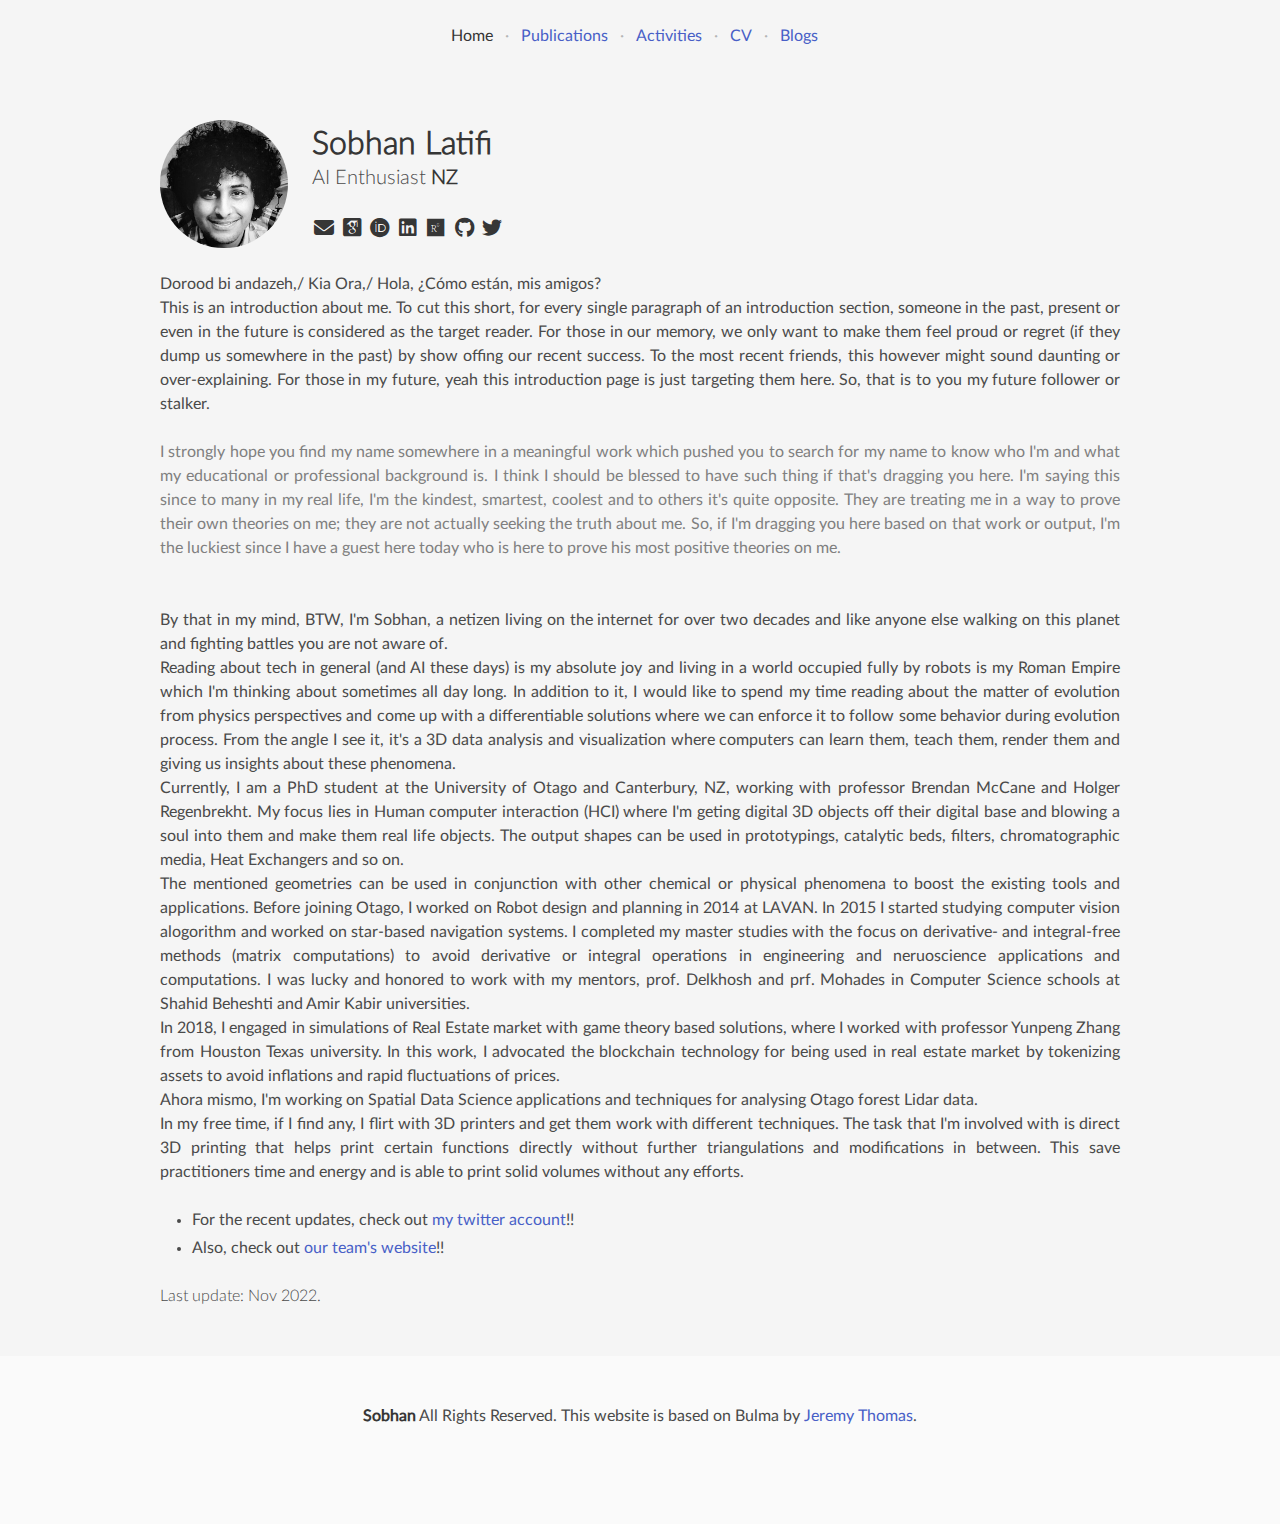
<file: index.html>
<!DOCTYPE html>
<html lang="en">
<head>
	<meta charset="utf-8">
	<meta name="viewport" content="width=device-width, initial-scale=1">

	<title>Sobhan</title>

	<link rel="stylesheet" href="common/bulma-0.9.3/css/bulma.min.css">
	<link rel="stylesheet" href="common/fontawesome-free-6.1.1-web/css/all.css">
	<link rel="stylesheet" href="common/academicons-1.9.2/css/academicons.min.css">
	<link rel="stylesheet" href="fonts/latofonts.css">
	<link rel="stylesheet" href="css/smori.css">
</head>

<body>
<section class="hero is-small has-background-light" id="nav">
	<div class="hero-body">
	<nav class="breadcrumb has-dot-separator is-centered" aria-label="breadcrumbs">
		<ul>
			<li class="is-active"><a href="#" aria-current="page">Home</a></li>
			<li><a href="publications.html">Publications</a></li>
			<li><a href="activities.html">Activities</a></li>
			<li><a href="assets/pdf/CV_ShoheiMORI.pdf" target="_blank">CV</a></li>
			<li><a href="blogs/main_blog_page.html">Blogs</a></li>
				</ul>
	</nav>
</div>
</section>


<section class="section has-background-light" id="about">
	<div class="container is-max-desktop">
		<div class="columns is-mobile is-vcentered">
			<div class="column is-narrow">
				<figure class="image is-128x128 is-center">
					<img class="is-rounded" src="assets/images/me3.JPG">
				</figure>
			</div>
			<div class="column">
				<div class="block">
					<h1 class="title">Sobhan Latifi</h1>
					<h2 class="subtitle"> AI Enthusiast
</strong> <strong>NZ</strong></h2>
					<a href="mailto: s.mori.jp@ieee.org"><span class="icon has-text-dark"><i class="fa-solid fa-envelope fa-lg"></i></span></a>
					<a href="https://scholar.google.com/citations?user=U5lf_WEAAAAJ&hl=en&oi=sra" target="_blank"><span class="icon has-text-dark"><i class="ai ai-google-scholar-square ai-lg"></i></span></a>
					<a href="https://orcid.org/0000-0003-0540-7312" target="_blank"><span class="icon has-text-dark"><i class="fa-brands fa-orcid fa-lg"></i></span></a>
					<a href="https://www.linkedin.com/in/shohei-mori-66678818a" target="_blank"><span class="icon has-text-dark"><i class="fa-brands fa-linkedin fa-lg"></i></span></a>
					<a href="https://www.researchgate.net/profile/Shohei-Mori" target="_blank"><span class="icon has-text-dark"><i class="fa-brands fa-researchgate fa-lg"></i></span></a>
					<a href="https://github.com/Mugichoko445" target="_blank"><span class="icon has-text-dark"><i class="fa-brands fa-github fa-lg"></i></span></a>
					<a href="https://twitter.com/Mugichoko445" target="_blank"><span class="icon has-text-dark"><i class="fab fa-twitter fa-lg"></i></span></a>
				</div>
			</div>
		</div>
		<div class="columns">
			<div class="column is-full">
				<div class="block has-text-justified">
				Dorood bi andazeh,/
				Kia Ora,/
				Hola, ¿Cómo están, mis amigos?<br> 
				This is an introduction about me. To cut this short, for every single paragraph of an introduction section,  someone in the past, present or even in the future is considered as the target reader. For those in our memory, we only want to make them feel proud or regret (if they dump us somewhere in the past) by show offing our recent success. To the most recent friends, this however might sound daunting or over-explaining. For those in my future, yeah this introduction page is just targeting them here. 	So, that is to you my future follower or stalker.<br>
				<br>
			<p style="color: grey;">
				I strongly hope you find my name somewhere in a meaningful work which pushed you to search for my name to know who I'm and what  my educational or professional background is. I think I should be blessed to have such thing if that's dragging you here. I'm saying this since to many in my real life, I'm the kindest, smartest, coolest and to others it's quite opposite.  They are treating me in a way to prove their own theories on me; they are not actually seeking the truth about me. So, if I'm dragging you here based on that work or output, I'm the luckiest since I have a guest here today who is here to prove his most positive theories on me.
				
				</p>
				<br>
				<br>
				By that in my mind, BTW,  
				I'm Sobhan,  a netizen living on the internet for over two decades and like anyone else walking on this planet and fighting battles you are not aware of.
				
			<br>
			Reading about tech in general (and AI these days) is my absolute joy and living in a world occupied fully by robots is my Roman Empire which I'm thinking about sometimes all day long. In addition to it, I would like to spend my time reading about the matter of evolution from physics perspectives and come up with a differentiable solutions where we can enforce it to follow some behavior during evolution process. From the angle I see it, it's a 3D data analysis and visualization where computers can learn them, teach them, render them and giving us insights about these phenomena.
			<br>
					Currently, I am a PhD student at the University of Otago and Canterbury, NZ, working with professor Brendan McCane and Holger Regenbrekht. My focus lies in Human computer interaction (HCI) where I'm geting digital 3D objects off their digital base and blowing a soul into them and make them real life objects.  The output shapes can be used in prototypings, catalytic beds, filters, chromatographic media, Heat Exchangers and so on.
					<br>
					The mentioned geometries can be used in conjunction with other chemical or physical phenomena to boost the existing tools and applications. 
					 Before joining Otago, I worked on Robot design and planning in 2014 at LAVAN. In 2015 I started studying computer vision alogorithm and worked on star-based navigation systems.  I completed my master studies with the focus on derivative- and integral-free methods (matrix computations) to avoid derivative or integral operations in engineering and neruoscience applications and computations. I was lucky and honored to work with my mentors, prof. Delkhosh and prf. Mohades in Computer Science schools at Shahid Beheshti and Amir Kabir universities. 

<br>
In 2018, I engaged in simulations of Real Estate market with game theory based solutions, where I worked with professor Yunpeng Zhang from Houston Texas university. In this work, I advocated the blockchain technology for being used in real estate market by tokenizing assets to avoid inflations and rapid fluctuations of prices.
			<br>
Ahora mismo, I'm working on Spatial Data Science applications and techniques for analysing Otago forest Lidar data.

<br>
In my free time, if I find any, I flirt with 3D printers and get them work with different techniques. The task that I'm involved with is direct 3D printing that helps print certain functions directly without further triangulations and modifications in between. This save practitioners time and energy and is able to print solid volumes without any efforts.
					
  					
				</div>
				<div class="content">
					<ul>
						<li>For the recent updates, check out <a href=" target="_blank">my twitter account</a>!!</li>
						<li>Also, check out <a href="" target="_blank">our team's website</a>!!</li>
					</ul>
				</div>
				<h3>Last update: Nov 2022.</h3>
			</div>
		</div>
	</div>
</section>


		
		</div>
	</div>
</section>
</body>

<footer class="footer">
<div class="content has-text-centered">
<p>
	<strong>Sobhan</strong> All Rights Reserved. This website is based on Bulma by <a href="https://jgthms.com">Jeremy Thomas</a>.
</p>
</div>
</footer>
</html>
</file>
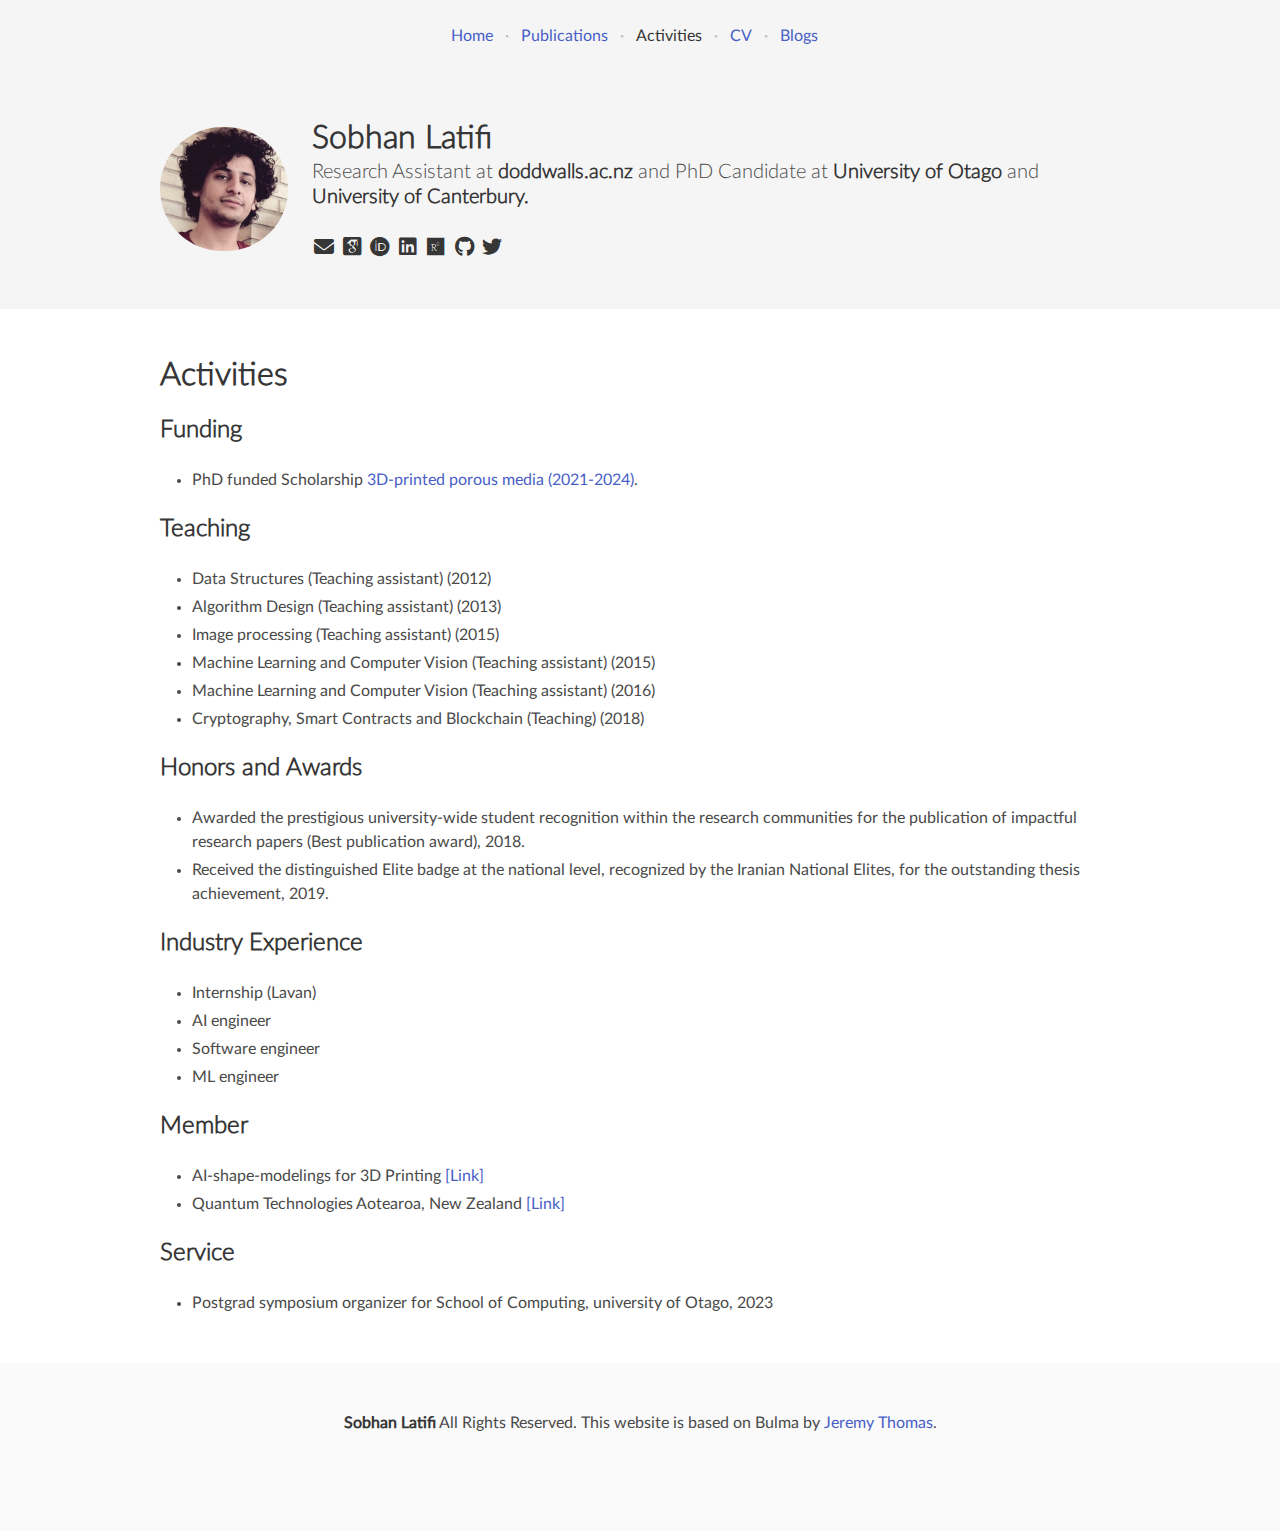
<file: activities.html>
<!DOCTYPE html>
<html lang="en">
<head>
	<meta charset="utf-8">
	<meta name="viewport" content="width=device-width, initial-scale=1">
	
	<title>Sobhan Latifi</title>

	<link rel="stylesheet" href="common/bulma-0.9.3/css/bulma.min.css">
	<link rel="stylesheet" href="common/fontawesome-free-6.1.1-web/css/all.css">
	<link rel="stylesheet" href="common/academicons-1.9.2/css/academicons.min.css">
	<link rel="stylesheet" href="fonts/latofonts.css">
	<link rel="stylesheet" href="css/smori.css">
</head>

<body>
<section class="hero is-small has-background-light" id="nav">
	<div class="hero-body">
	<nav class="breadcrumb has-dot-separator is-centered" aria-label="breadcrumbs">
		<ul>
			<li><a href="index.html" aria-current="page">Home</a></li>
			<li><a href="publications.html">Publications</a></li>
			<li class="is-active"><a href="activities.html">Activities</a></li>
			<li><a href="assets/pdf/CV_ShoheiMORI.pdf" target="_blank">CV</a></li>
			<li><a href="blogs/main_blog_page.html" target="_blank">Blogs</a></li>
		</ul>
	</nav>
</div>
</section>


<section class="section has-background-light" id="about">
	<div class="container is-max-desktop">
		<div class="columns is-mobile is-vcentered">
			<div class="column is-narrow">
				<figure class="image is-128x128 is-center">
					<img class="is-rounded" src="assets/images/me.png">
				</figure>
			</div>
			<div class="column">
				<div class="block">
					<h1 class="title">Sobhan Latifi</h1>
					<h2 class="subtitle">Research Assistant at <strong>doddwalls.ac.nz</strong> and PhD Candidate at <strong>University of Otago</strong> and <strong>University of Canterbury.</strong></h2>
					<a href=""><span class="icon has-text-dark"><i class="fa-solid fa-envelope fa-lg"></i></span></a>
					<a href="" target="_blank"><span class="icon has-text-dark"><i class="ai ai-google-scholar-square ai-lg"></i></span></a>
					<a href="" target="_blank"><span class="icon has-text-dark"><i class="fa-brands fa-orcid fa-lg"></i></span></a>
					<a href="" target="_blank"><span class="icon has-text-dark"><i class="fa-brands fa-linkedin fa-lg"></i></span></a>
					<a href="" target="_blank"><span class="icon has-text-dark"><i class="fa-brands fa-researchgate fa-lg"></i></span></a>
					<a href="" target="_blank"><span class="icon has-text-dark"><i class="fa-brands fa-github fa-lg"></i></span></a>
					<a href="" target="_blank"><span class="icon has-text-dark"><i class="fab fa-twitter fa-lg"></i></span></a>
				</div>
			</div>
		</div>
	</div>
</section>


<section class="section" id="activities">
	<div class="container is-max-desktop">
		<h1 class="title">Activities</h1>
		<div class="block">
			<h2 class="title is-4">Funding</h2>
		</div>
		<div class="content">
			<ul>
				<li>
					PhD funded Scholarship
					<a href="https://www.canterbury.ac.nz/research/about-uc-research/research-groups-and-centres/biomolecular-interaction-centre/3d-printed-porous-media/3d-printed-porous-media-team" target="_blank">3D-printed porous media  (2021-2024)</a>.
				</li>
			</ul>
		</div>


		<h2 class="title is-4">Teaching</h2>
		<div class="content">
			<ul>
				<li>Data Structures (Teaching assistant) (2012)</li>
				<li>Algorithm Design (Teaching assistant) (2013)</li>
				<li>Image processing (Teaching assistant) (2015)</li>
				<li>Machine Learning and Computer Vision (Teaching assistant) (2015)</li>
				<li>Machine Learning and Computer Vision (Teaching assistant) (2016)</li>
				<li>Cryptography, Smart Contracts and Blockchain (Teaching) (2018)</li>
			</ul>
		</div>


		
		
		<h2 class="title is-4">Honors and Awards</h2>
		<div class="content">
			<ul>
				<li>Awarded the prestigious university-wide student recognition within the research communities for the publication of  impactful research papers (Best publication award), 2018.</li>
					<li>Received the distinguished Elite badge at the national level, recognized by the Iranian National Elites, for the outstanding thesis achievement, 2019.</li>
			</ul>
		</div>
		
				<h2 class="title is-4">Industry Experience</h2>
		<div class="content">
			<ul>
				<li>Internship (Lavan)</li>
					<li>AI engineer</li>
					<li>Software engineer</li>
					<li>ML engineer</li>
			</ul>
		</div>
		
		

		<h2 class="title is-4">Member</h2>
		<div class="content">
			<ul>
				<li>AI-shape-modelings for 3D Printing <a href="https://www.canterbury.ac.nz/research/about-uc-research/research-groups-and-centres/biomolecular-interaction-centre/3d-printed-porous-media/3d-printed-porous-media-team" target="_blank"> [Link]</a></li>
				<li>Quantum Technologies Aotearoa, New Zealand <a href="https://www.doddwalls.ac.nz/our-people" target="_blank"> [Link]</a></li>
			</ul>
		</div>
		
		
		<h2 class="title is-4">Service</h2>
		<div class="content">
			<ul>
				<li>Postgrad symposium organizer for School of Computing, university of Otago, 2023</li>
			</ul>
		</div>

		
</section>

</body>

<footer class="footer">
<div class="content has-text-centered">
<p>
	<strong>Sobhan Latifi</strong> All Rights Reserved. This website is based on Bulma by <a href="https://jgthms.com">Jeremy Thomas</a>.
</p>
</div>
</footer>
</html>
</file>
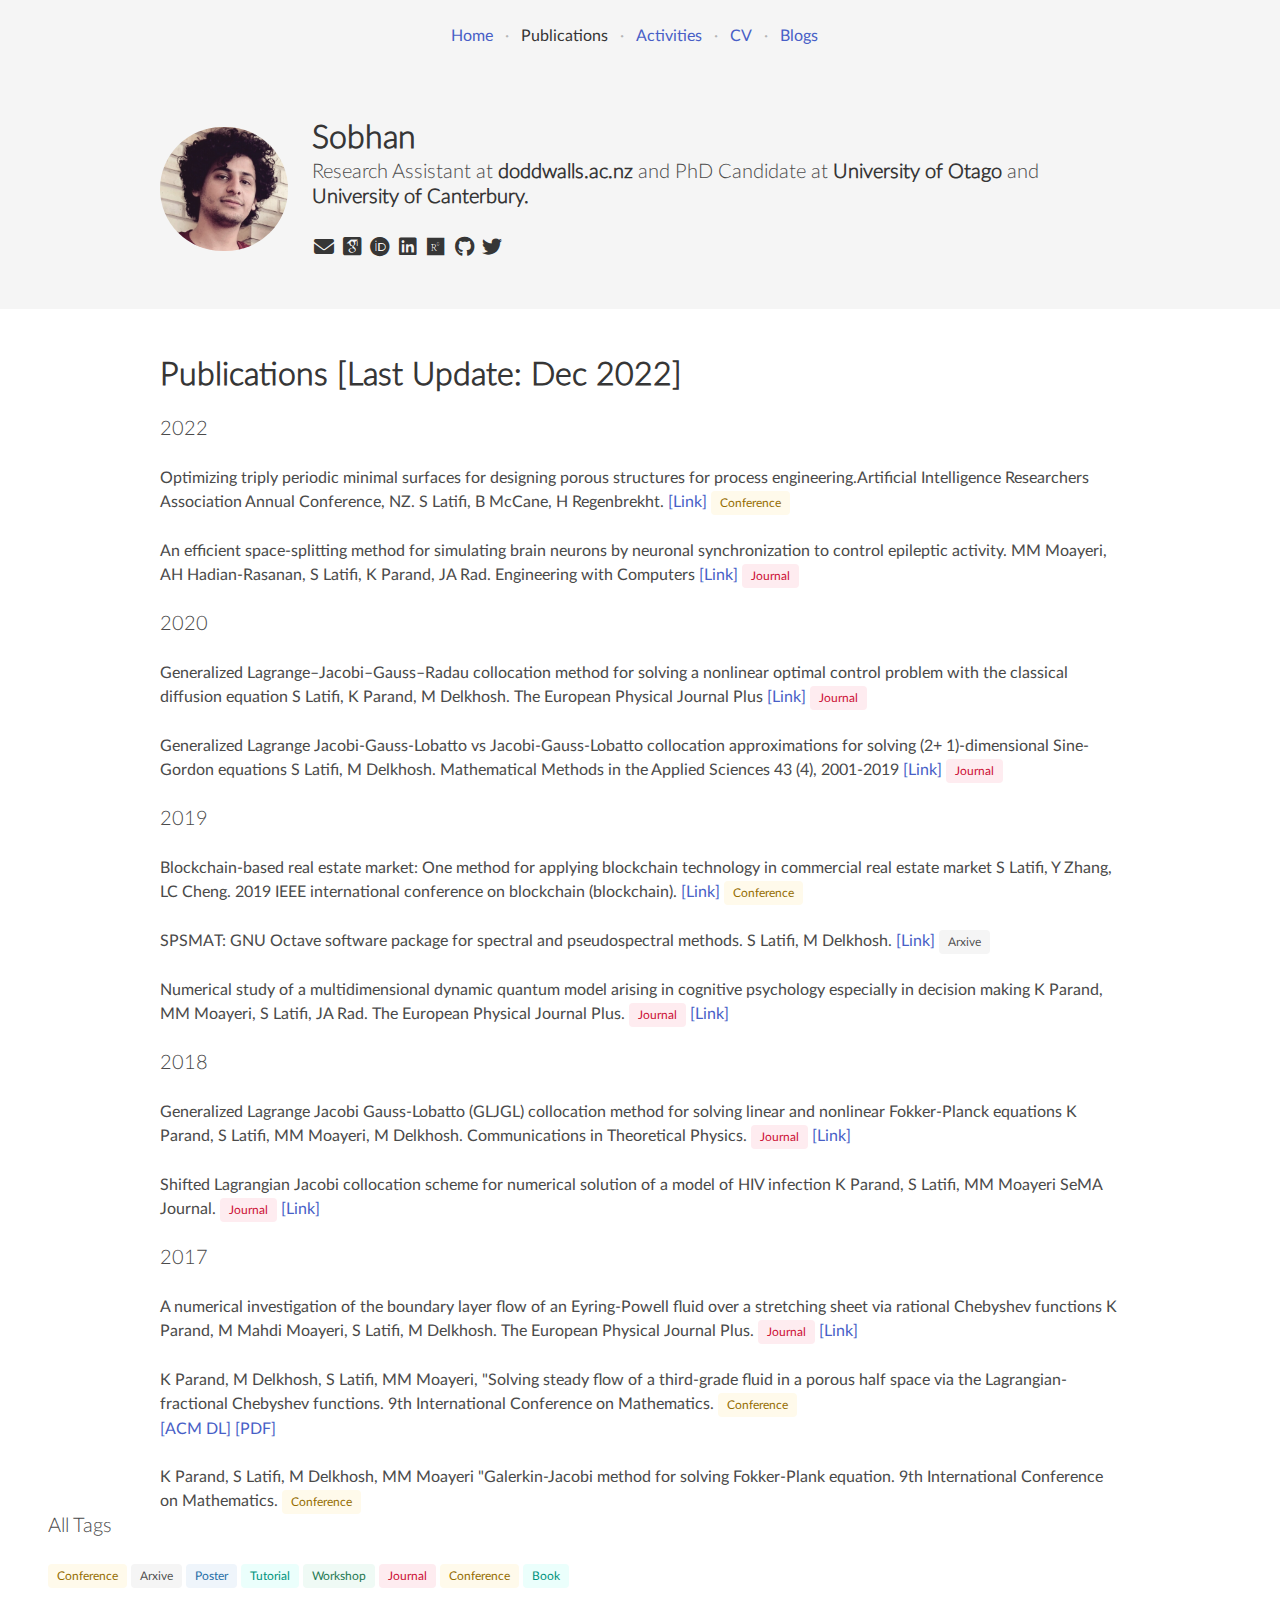
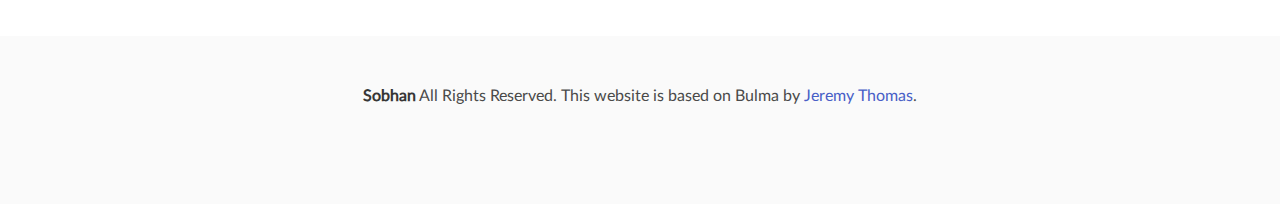
<file: publications.html>
<!DOCTYPE html>
<html lang="en">
<head>
	<meta charset="utf-8">
	<meta name="viewport" content="width=device-width, initial-scale=1">
	
	<title>Sobhan</title>

	<link rel="stylesheet" href="common/bulma-0.9.3/css/bulma.min.css">
	<link rel="stylesheet" href="common/fontawesome-free-6.1.1-web/css/all.css">
	<link rel="stylesheet" href="common/academicons-1.9.2/css/academicons.min.css">
	<link rel="stylesheet" href="fonts/latofonts.css">
	<link rel="stylesheet" href="css/smori.css">
</head>

<body>
<section class="hero is-small has-background-light" id="nav">
	<div class="hero-body">
	<nav class="breadcrumb has-dot-separator is-centered" aria-label="breadcrumbs">
		<ul>
			<li><a href="index.html" aria-current="page">Home</a></li>
			<li class="is-active"><a href="publications.html">Publications</a></li>
			<li><a href="activities.html">Activities</a></li>
			<li><a href="assets/pdf/CV_ShoheiMORI.pdf" target="_blank">CV</a></li>
			<li><a href="blogs/main_blog_page.html" target="_blank">Blogs</a></li>
		</ul>
	</nav>
</div>
</section>


<section class="section has-background-light" id="about">
	<div class="container is-max-desktop">
		<div class="columns is-mobile is-vcentered">
			<div class="column is-narrow">
				<figure class="image is-128x128 is-center">
					<img class="is-rounded" src="assets/images/me.png">
				</figure>
			</div>
			<div class="column">
				<div class="block">
					<h1 class="title">Sobhan</h1>
					<h2 class="subtitle">Research Assistant at <strong>doddwalls.ac.nz</strong> and PhD Candidate at <strong>University of Otago</strong> and <strong>University of Canterbury.</strong></h2>
					<a href=""><span class="icon has-text-dark"><i class="fa-solid fa-envelope fa-lg"></i></span></a>
					<a href="" target="_blank"><span class="icon has-text-dark"><i class="ai ai-google-scholar-square ai-lg"></i></span></a>
					<a href="" target="_blank"><span class="icon has-text-dark"><i class="fa-brands fa-orcid fa-lg"></i></span></a>
					<a href="" target="_blank"><span class="icon has-text-dark"><i class="fa-brands fa-linkedin fa-lg"></i></span></a>
					<a href="" target="_blank"><span class="icon has-text-dark"><i class="fa-brands fa-researchgate fa-lg"></i></span></a>
					<a href="" target="_blank"><span class="icon has-text-dark"><i class="fa-brands fa-github fa-lg"></i></span></a>
					<a href="" target="_blank"><span class="icon has-text-dark"><i class="fab fa-twitter fa-lg"></i></span></a>
				</div>
			</div>
		</div>
	</div>
</section>


<section class="section" id="publications">
	<div class="container is-max-desktop">
		<h1 class="title">Publications [Last Update: Dec 2022]</h1>
		<div class="block">



 
  		<h2 class="subtitle">2022</h2>
  		
  				<div class="block">
		Optimizing triply periodic minimal surfaces for designing porous structures for process engineering.Artificial Intelligence Researchers Association Annual Conference, NZ. S Latifi, B McCane, H Regenbrekht.
			<a href="" target="_blank">[Link]</a>
			<div class="tag is-warning is-light">Conference</div>
		</div>
		
		
		<div class="block">
		An efficient space-splitting method for simulating brain neurons by neuronal synchronization to control epileptic activity. 
MM Moayeri, AH Hadian-Rasanan, S Latifi, K Parand, JA Rad.
Engineering with Computers
			<a href="https://link.springer.com/article/10.1007/s00366-020-01086-9" target="_blank">[Link]</a>
			<div class="tag is-danger is-light">Journal</div>
		</div>
		

		
		
		</div>
		
		



 		<h2 class="subtitle">2020</h2>
		<div class="block">
		Generalized Lagrange–Jacobi–Gauss–Radau collocation method for solving a nonlinear optimal control problem with the classical diffusion equation
S Latifi, K Parand, M Delkhosh.
The European Physical Journal Plus
			<a href="https://link.springer.com/article/10.1140/epjp/s13360-020-00847-1" target="_blank">[Link]</a>
			<div class="tag is-danger is-light">Journal</div>
		</div>
		<div class="block">
			Generalized Lagrange Jacobi‐Gauss‐Lobatto vs Jacobi‐Gauss‐Lobatto collocation approximations for solving (2+ 1)‐dimensional Sine‐Gordon equations
S Latifi, M Delkhosh.
Mathematical Methods in the Applied Sciences 43 (4), 2001-2019
						<a href="https://onlinelibrary.wiley.com/doi/abs/10.1002/mma.6027" target="_blank">[Link]</a>	
						<div class="tag is-danger is-light">Journal</div>
		</div>


		
		



		<h2 class="subtitle">2019</h2>
		<div class="block">
			Blockchain-based real estate market: One method for applying blockchain technology in commercial real estate market
S Latifi, Y Zhang, LC Cheng.
2019 IEEE international conference on blockchain (blockchain).
			<a href="https://ieeexplore.ieee.org/abstract/document/8946229" target="_blank">[Link]</a>
			<div class="tag is-warning is-light">Conference</div>
		</div>
		<div class="block">
			SPSMAT: GNU Octave software package for spectral and pseudospectral methods.
S Latifi, M Delkhosh.
						<a href="https://arxiv.org/abs/1906.09964" target="_blank">[Link]</a>	
						<div class="tag is-light">Arxive</div>
		</div>

		<div class="block">
		Numerical study of a multidimensional dynamic quantum model arising in cognitive psychology especially in decision making
K Parand, MM Moayeri, S Latifi, JA Rad. The European Physical Journal Plus.
			<div class="tag is-danger is-light">Journal</div>
		<a href="https://epjplus.epj.org/articles/epjplus/abs/2019/03/13360_2019_Article_12511/13360_2019_Article_12511.html" target="_blank">[Link]</a>	
		</div>
		





		<h2 class="subtitle">2018</h2>
		<div class="block">
		Generalized Lagrange Jacobi Gauss-Lobatto (GLJGL) collocation method for solving linear and nonlinear Fokker-Planck equations
K Parand, S Latifi, MM Moayeri, M Delkhosh. Communications in Theoretical Physics.
<div class="tag is-danger is-light">Journal</div>
<a href="https://iopscience.iop.org/article/10.1088/0253-6102/69/5/519/meta" target="_blank">[Link]</a>

		</div>


		<div class="block">
Shifted Lagrangian Jacobi collocation scheme for numerical solution of a model of HIV infection
K Parand, S Latifi, MM Moayeri
SeMA Journal.
<div class="tag is-danger is-light">Journal</div>
<a href="https://link.springer.com/article/10.1007/s40324-017-0138-9" target="_blank">[Link]</a>

		</div>




		<h2 class="subtitle">2017</h2>
		
				<div class="block">
				A numerical investigation of the boundary layer flow of an Eyring-Powell fluid over a stretching sheet via rational Chebyshev functions
K Parand, M Mahdi Moayeri, S Latifi, M Delkhosh. The European Physical Journal Plus.
			<div class="tag is-danger is-light">Journal</div>
			<a href="https://link.springer.com/article/10.1140/epjp/i2017-11600-0" target="_blank">[Link]</a>
			
		</div>
		
	


		<div class="block">
			K Parand, M Delkhosh, S Latifi, MM Moayeri, "Solving steady flow of a third-grade fluid in a porous half space via the Lagrangian-fractional Chebyshev functions. 9th International Conference on Mathematics.
			<div class="tag is-warning is-light">Conference</div>
			<br>
			<a href="https://doi.org/10.1145/2077378.2077396" target="_blank">[ACM DL]</a>
			<a href="http://www.rm2c.ise.ritsumei.ac.jp/rm/pdf/SA2011_mori.pdf" target="_blank">[PDF]</a>
		</div>
		<div class="block">
			K Parand, S Latifi, M Delkhosh, MM Moayeri "Galerkin-Jacobi method for solving Fokker-Plank equation. 9th International Conference on Mathematics.
			<div class="tag is-warning is-light">Conference</div>
	
		</div>
	</div>

<h2 class="subtitle">All Tags</h2>
		<div class="block">
			<div class="tag is-warning is-light">Conference</div>
			<div class="tag is-light">Arxive</div>
			<div class="tag is-info is-light">Poster</div>
			<div class="tag is-primary is-light">Tutorial</div>
			<div class="tag is-success is-light">Workshop</div>
			<div class="tag is-danger is-light">Journal</div>
			<div class="tag is-warning is-light">Conference</div>
			<div class="tag is-primary is-light">Book</div>
		</div>
	</div>
	
</section>




</body>

<footer class="footer">
<div class="content has-text-centered">
<p>
	<strong>Sobhan</strong> All Rights Reserved. This website is based on Bulma by <a href="https://jgthms.com">Jeremy Thomas</a>.
</p>
</div>
</footer>
</html>
</file>
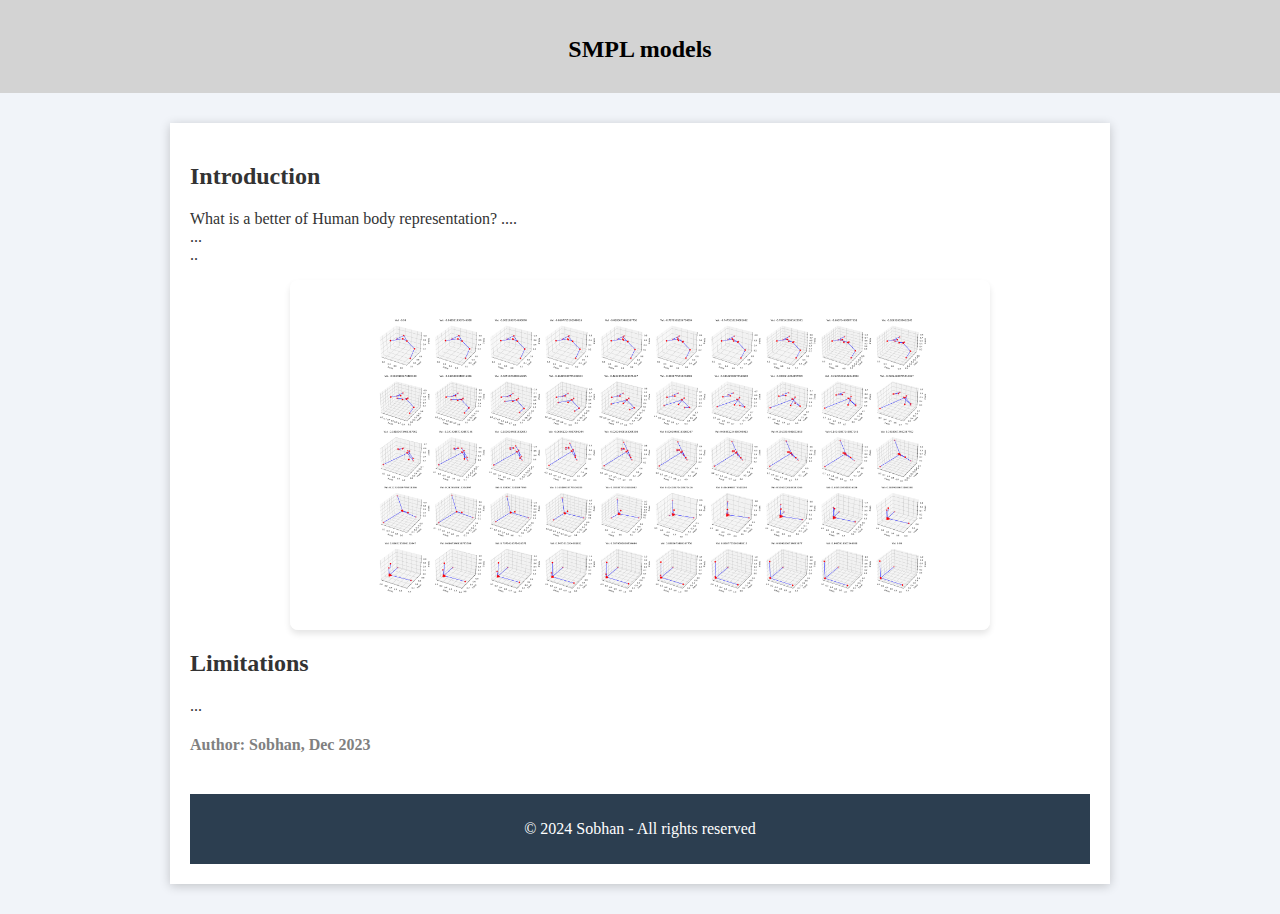
<file: blogs/blog1.html>
<!DOCTYPE html>
<html lang="en">
<head>
    <meta charset="UTF-8">
    <meta name="viewport" content="width=device-width, initial-scale=1.0">
    <meta http-equiv="X-UA-Compatible" content="ie=edge">
    <title>Graphs</title>
    
    <!-- Link to external CSS file -->
    <link rel="stylesheet" href="../css/blogs_style.css">
</head>
<body>

<header>
    <h1>SMPL models</h1>
</header>

<div class="container">

    <!-- Story Content Section -->
    <div class="story-content">
        
        <h2>
 Introduction
 </h2>
 
        <p>
        What is a better of Human body representation?
          ....
            <br>
...
<br>
..
        </p>

 <p>
 <img src="../assets/images/blog_images/graph_image.png" alt="Data Plot" class="custom-img">
 
 </p>
 
 <h2>
 Limitations
 </h2>
 <p>
...
 </p>
<!--
        <div class="chapter">
            <h3>Chapter 1: The Beginning</h3>
            <p>
                The...
            </p>
        </div>

        <div class="chapter">
            <h3>Chapter 2: The Mysterious Stranger</h3>
            <p>
                Maria ...
            </p>
        </div>

       
    </div>
    -->
        <!-- Author Section -->
    <div class="author">
        <h4 class="author">Author: Sobhan, Dec 2023</h4>
    </div>

</div>

<footer>
    <p>© 2024 Sobhan - All rights reserved</p>
</footer>

</body>
</html>
</file>
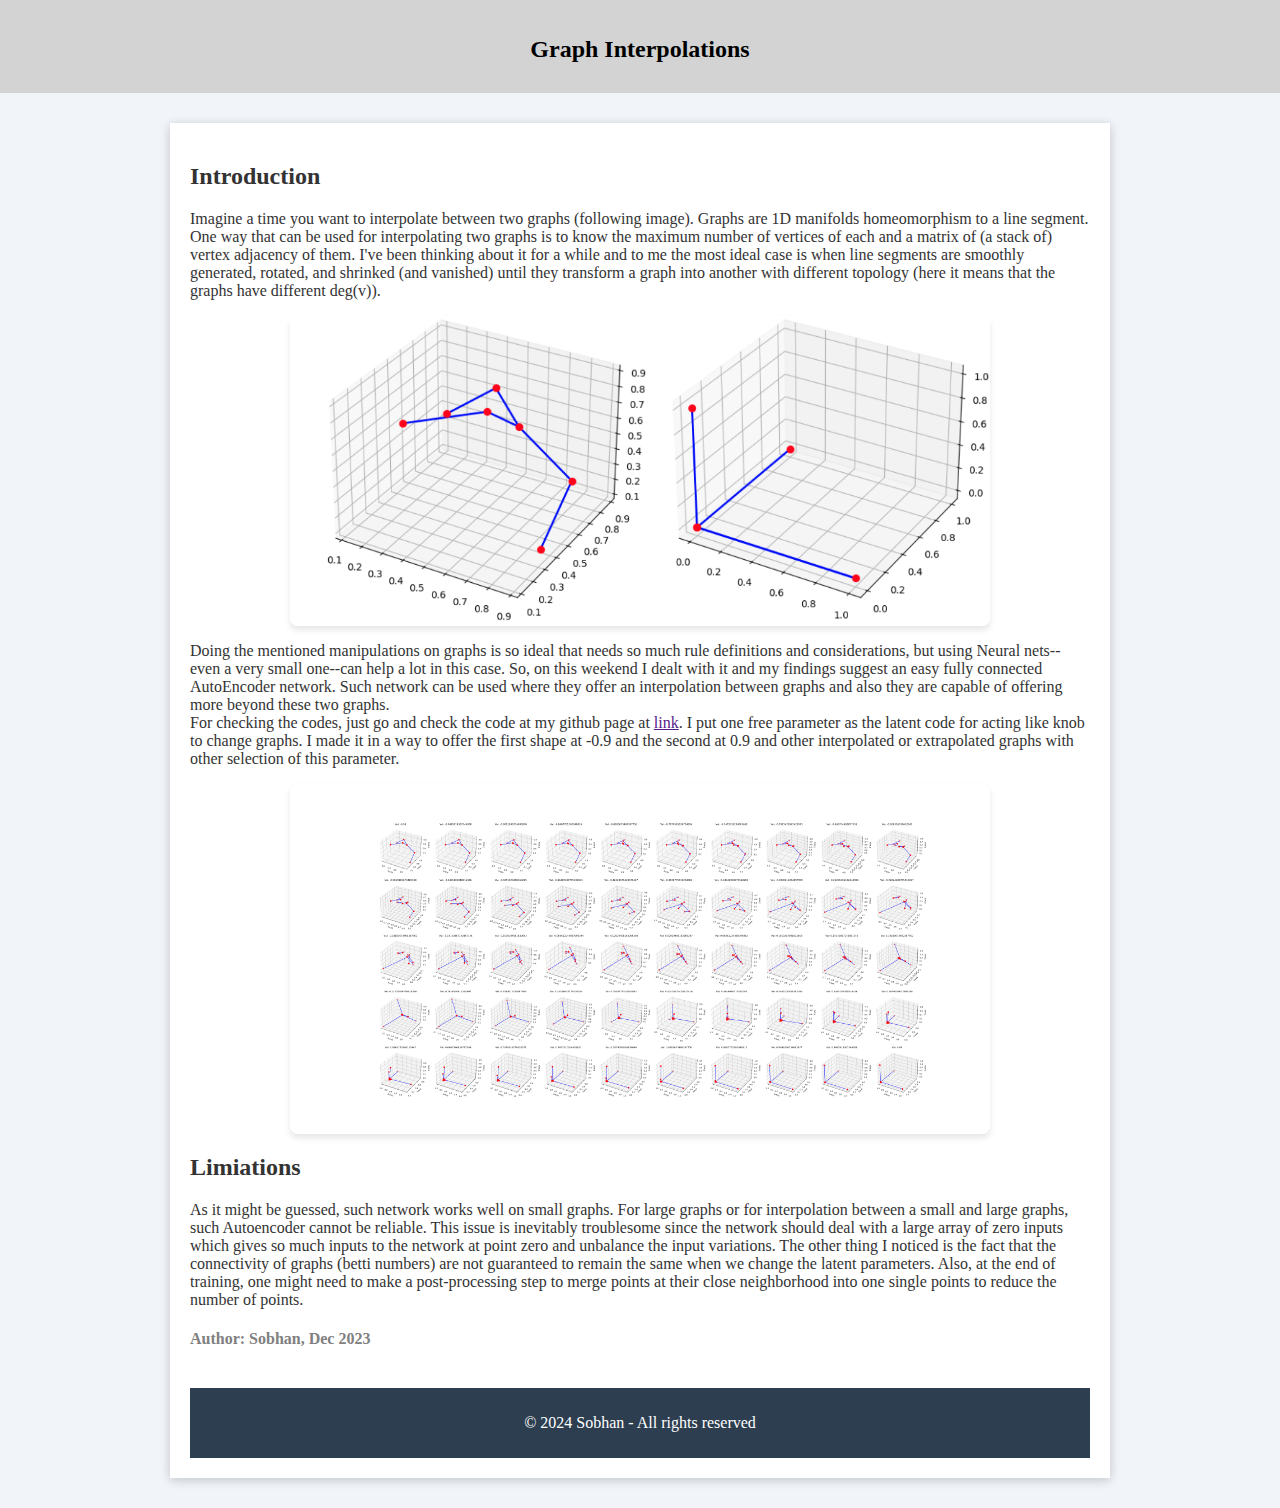
<file: blogs/blog_interpolation.html>
<!DOCTYPE html>
<html lang="en">
<head>
    <meta charset="UTF-8">
    <meta name="viewport" content="width=device-width, initial-scale=1.0">
    <meta http-equiv="X-UA-Compatible" content="ie=edge">
    <title>Graphs</title>
    
    <!-- Link to external CSS file -->
    <link rel="stylesheet" href="../css/blogs_style.css">
</head>
<body>

<header>
    <h1>Graph Interpolations</h1>
</header>

<div class="container">

    <!-- Story Content Section -->
    <div class="story-content">
        
        <h2>
 Introduction
 </h2>
 
        <p>
            Imagine a time you want to interpolate between two graphs (following image). Graphs are 1D manifolds homeomorphism to a line segment. One way that can be used for interpolating two graphs is to know the maximum number of vertices of each and a matrix of (a stack of)  vertex adjacency of them. I've been thinking about it for a while and to me the most ideal case is when line segments are smoothly generated,  rotated, and shrinked (and vanished) until they transform a graph into another with different topology (here it means that the graphs have different deg(v)). 
            <br>
            
            <p>
 <img src="../assets/images/blog_images/graph_image2.png" alt="Data Plot" class="custom-img">
 
 </p>
 
Doing the mentioned manipulations on graphs is so ideal that needs so much rule definitions and considerations, but using Neural nets--even a very small one--can help a lot in this case. So, on this weekend I dealt with it and my findings suggest an easy fully connected AutoEncoder network. Such network can be used where they offer an interpolation between graphs and also they are capable of offering more beyond these two graphs. 
<br>
For checking the codes, just go and check the code at my github page at <a href="">link</a>. I put one free parameter as the latent code for acting like knob to change graphs. I made it in a way to offer the first shape at -0.9 and the second at 0.9 and other interpolated or extrapolated graphs with other selection of this parameter.
        </p>

 <p>
 <img src="../assets/images/blog_images/graph_image3.png" alt="Data Plot" class="custom-img">
 
 </p>
 
 <h2>
 Limiations
 </h2>
 <p>
 As it might be guessed, such network works well on small graphs. For large graphs or for interpolation between a small and large graphs, such Autoencoder cannot be reliable. This issue is inevitably  troublesome since the network should deal with a large array of zero inputs which gives so much inputs to the network at point zero and unbalance the input variations. The other thing I noticed is the fact that the connectivity of graphs (betti numbers) are not guaranteed to remain the same when we change the latent parameters. Also, at the end of training, one might need to make a post-processing step to merge points at their close neighborhood into one single points to reduce the number of points. 
 </p>
<!--
        <div class="chapter">
            <h3>Chapter 1: The Beginning</h3>
            <p>
                The...
            </p>
        </div>

        <div class="chapter">
            <h3>Chapter 2: The Mysterious Stranger</h3>
            <p>
                Maria ...
            </p>
        </div>

       
    </div>
    -->
        <!-- Author Section -->
    <div class="author">
        <h4 class="author">Author: Sobhan, Dec 2023</h4>
    </div>

</div>

<footer>
    <p>© 2024 Sobhan - All rights reserved</p>
</footer>

</body>
</html>
</file>
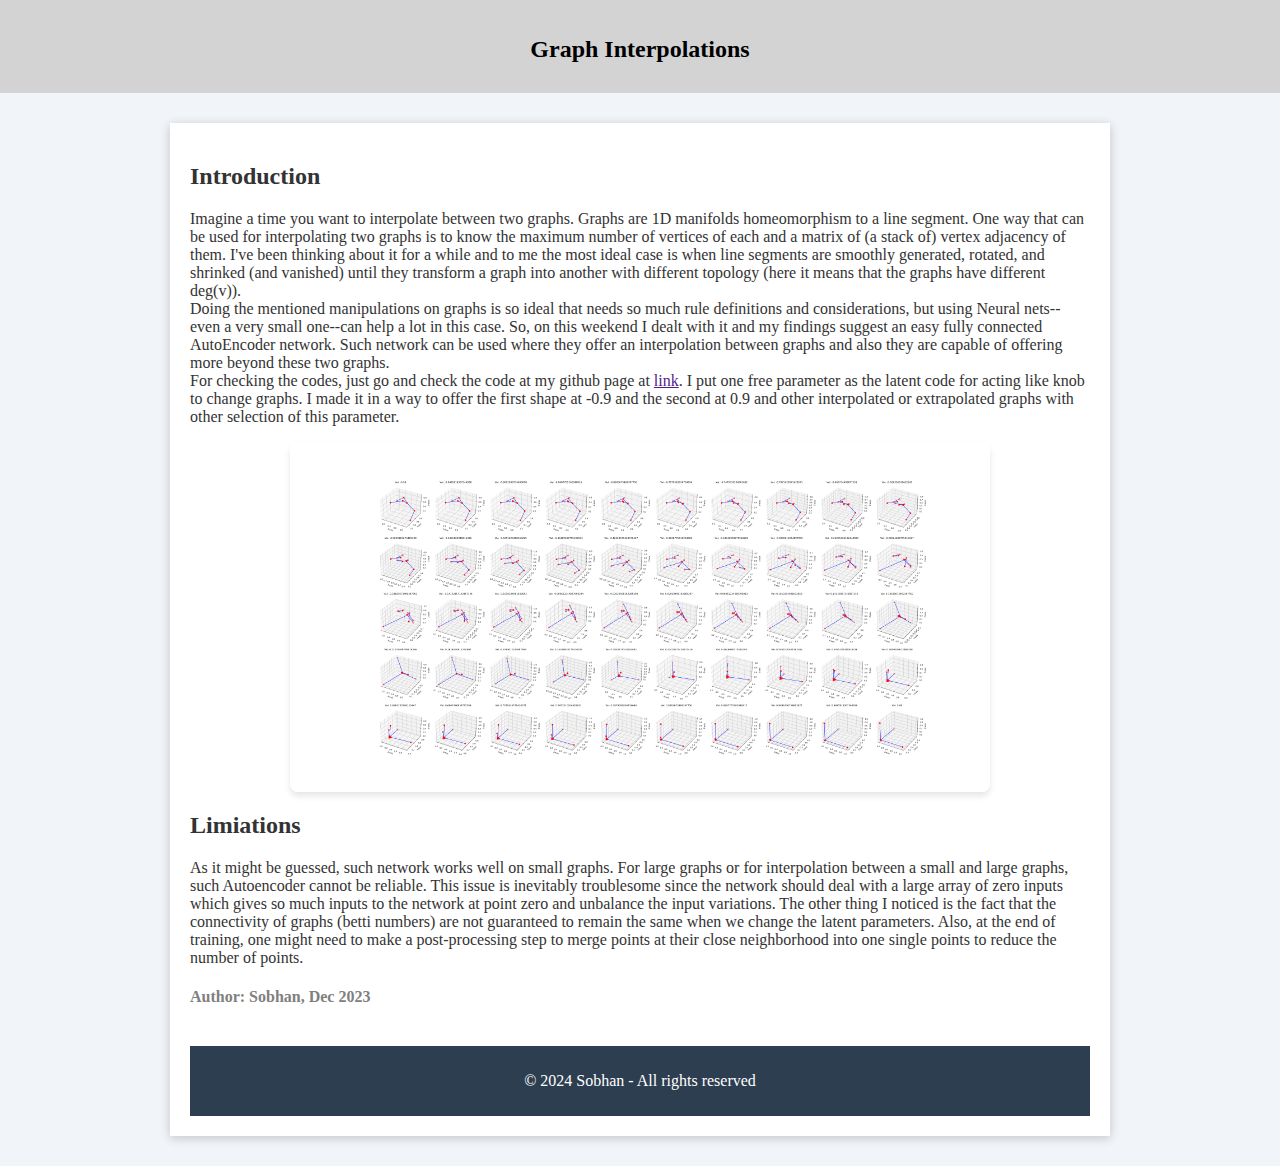
<file: blogs/blog_smpl.html>
<!DOCTYPE html>
<html lang="en">
<head>
    <meta charset="UTF-8">
    <meta name="viewport" content="width=device-width, initial-scale=1.0">
    <meta http-equiv="X-UA-Compatible" content="ie=edge">
    <title>Graphs</title>
    
    <!-- Link to external CSS file -->
    <link rel="stylesheet" href="../css/blogs_style.css">
</head>
<body>

<header>
    <h1>Graph Interpolations</h1>
</header>

<div class="container">

    <!-- Story Content Section -->
    <div class="story-content">
        
        <h2>
 Introduction
 </h2>
 
        <p>
            Imagine a time you want to interpolate between two graphs. Graphs are 1D manifolds homeomorphism to a line segment. One way that can be used for interpolating two graphs is to know the maximum number of vertices of each and a matrix of (a stack of)  vertex adjacency of them. I've been thinking about it for a while and to me the most ideal case is when line segments are smoothly generated,  rotated, and shrinked (and vanished) until they transform a graph into another with different topology (here it means that the graphs have different deg(v)). 
            <br>
Doing the mentioned manipulations on graphs is so ideal that needs so much rule definitions and considerations, but using Neural nets--even a very small one--can help a lot in this case. So, on this weekend I dealt with it and my findings suggest an easy fully connected AutoEncoder network. Such network can be used where they offer an interpolation between graphs and also they are capable of offering more beyond these two graphs. 
<br>
For checking the codes, just go and check the code at my github page at <a href="">link</a>. I put one free parameter as the latent code for acting like knob to change graphs. I made it in a way to offer the first shape at -0.9 and the second at 0.9 and other interpolated or extrapolated graphs with other selection of this parameter.
        </p>

 <p>
 <img src="../assets/images/blog_images/graph_image.png" alt="Data Plot" class="custom-img">
 
 </p>
 
 <h2>
 Limiations
 </h2>
 <p>
 As it might be guessed, such network works well on small graphs. For large graphs or for interpolation between a small and large graphs, such Autoencoder cannot be reliable. This issue is inevitably  troublesome since the network should deal with a large array of zero inputs which gives so much inputs to the network at point zero and unbalance the input variations. The other thing I noticed is the fact that the connectivity of graphs (betti numbers) are not guaranteed to remain the same when we change the latent parameters. Also, at the end of training, one might need to make a post-processing step to merge points at their close neighborhood into one single points to reduce the number of points. 
 </p>
<!--
        <div class="chapter">
            <h3>Chapter 1: The Beginning</h3>
            <p>
                The...
            </p>
        </div>

        <div class="chapter">
            <h3>Chapter 2: The Mysterious Stranger</h3>
            <p>
                Maria ...
            </p>
        </div>

       
    </div>
    -->
        <!-- Author Section -->
    <div class="author">
        <h4 class="author">Author: Sobhan, Dec 2023</h4>
    </div>

</div>

<footer>
    <p>© 2024 Sobhan - All rights reserved</p>
</footer>

</body>
</html>
</file>
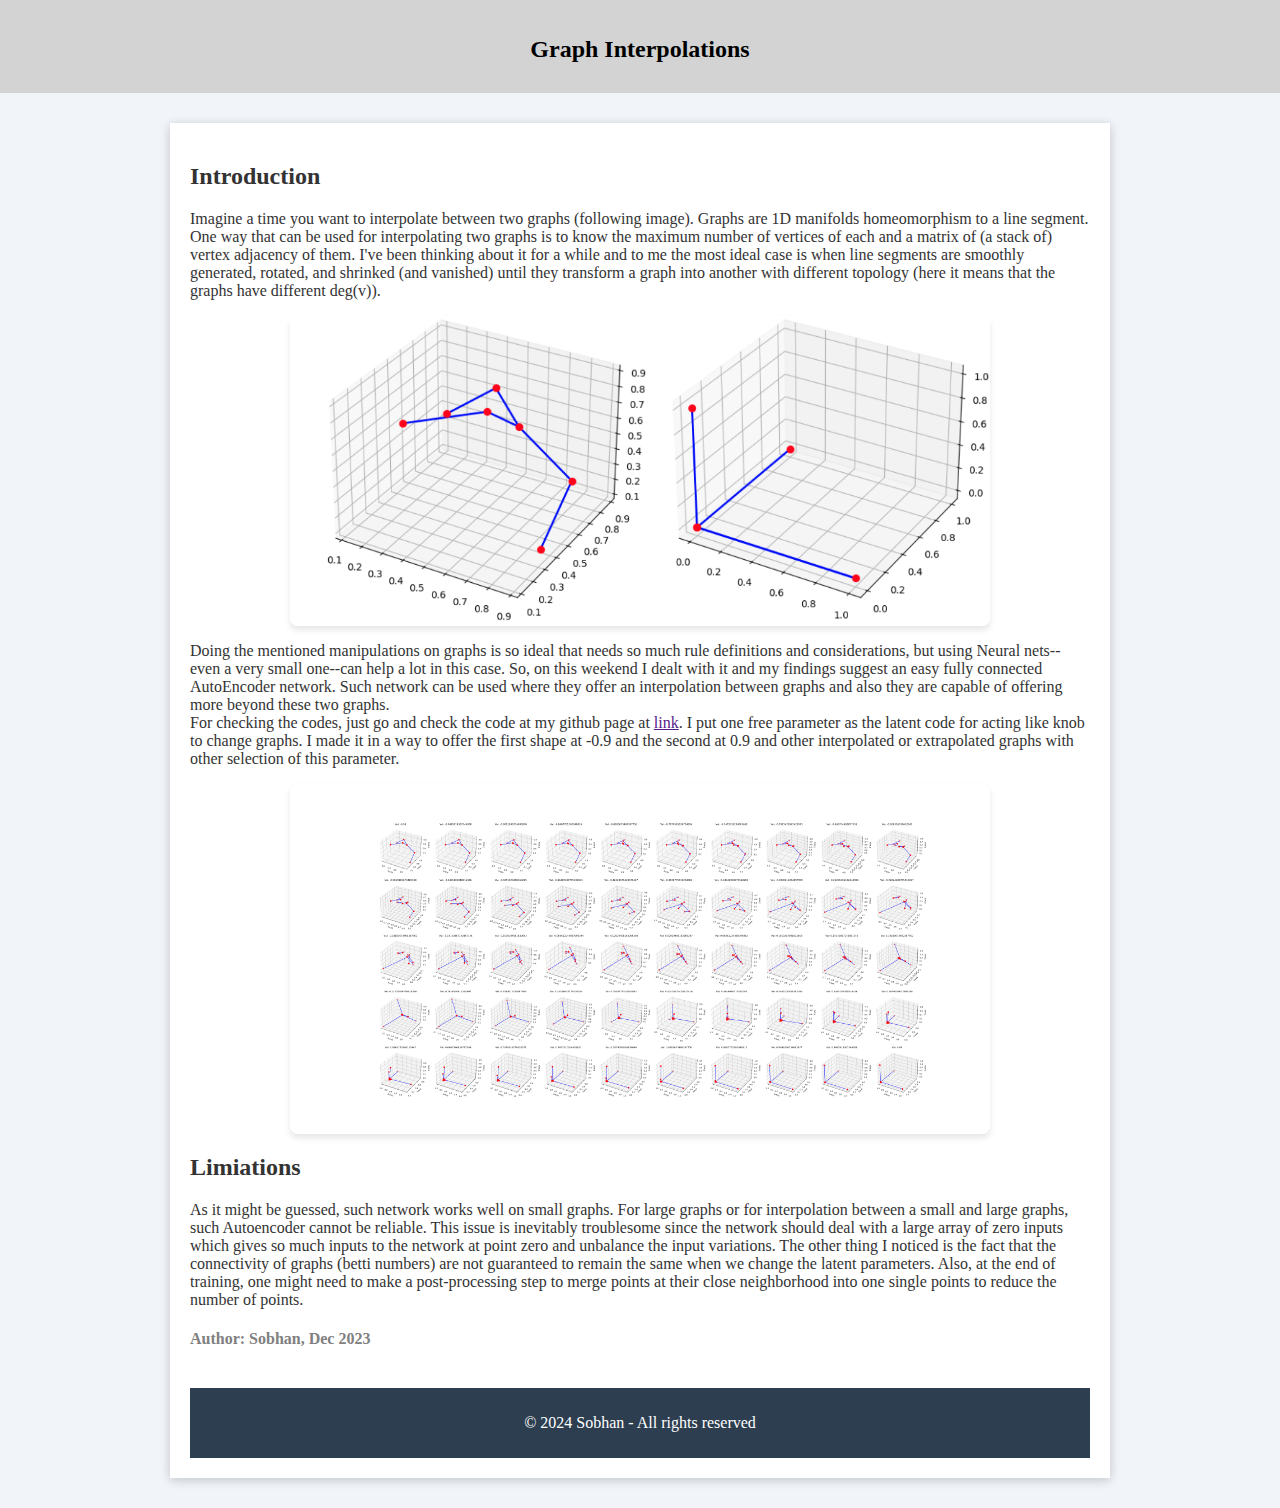
<file: blogs/direct_printing.html>
<!DOCTYPE html>
<html lang="en">
<head>
    <meta charset="UTF-8">
    <meta name="viewport" content="width=device-width, initial-scale=1.0">
    <meta http-equiv="X-UA-Compatible" content="ie=edge">
    <title>Graphs</title>
    
    <!-- Link to external CSS file -->
    <link rel="stylesheet" href="../css/blogs_style.css">
</head>
<body>

<header>
    <h1>Graph Interpolations</h1>
</header>

<div class="container">

    <!-- Story Content Section -->
    <div class="story-content">
        
        <h2>
 Introduction
 </h2>
 
        <p>
            Imagine a time you want to interpolate between two graphs (following image). Graphs are 1D manifolds homeomorphism to a line segment. One way that can be used for interpolating two graphs is to know the maximum number of vertices of each and a matrix of (a stack of)  vertex adjacency of them. I've been thinking about it for a while and to me the most ideal case is when line segments are smoothly generated,  rotated, and shrinked (and vanished) until they transform a graph into another with different topology (here it means that the graphs have different deg(v)). 
            <br>
            
             <p>
 <img src="../assets/images/blog_images/graph_image2.png" alt="Data Plot" class="custom-img">
 
 </p>
 
Doing the mentioned manipulations on graphs is so ideal that needs so much rule definitions and considerations, but using Neural nets--even a very small one--can help a lot in this case. So, on this weekend I dealt with it and my findings suggest an easy fully connected AutoEncoder network. Such network can be used where they offer an interpolation between graphs and also they are capable of offering more beyond these two graphs. 
<br>
For checking the codes, just go and check the code at my github page at <a href="">link</a>. I put one free parameter as the latent code for acting like knob to change graphs. I made it in a way to offer the first shape at -0.9 and the second at 0.9 and other interpolated or extrapolated graphs with other selection of this parameter.
        </p>

 <p>
 <img src="../assets/images/blog_images/graph_image3.png" alt="Data Plot" class="custom-img">
 
 </p>
 
 <h2>
 Limiations
 </h2>
 <p>
 As it might be guessed, such network works well on small graphs. For large graphs or for interpolation between a small and large graphs, such Autoencoder cannot be reliable. This issue is inevitably  troublesome since the network should deal with a large array of zero inputs which gives so much inputs to the network at point zero and unbalance the input variations. The other thing I noticed is the fact that the connectivity of graphs (betti numbers) are not guaranteed to remain the same when we change the latent parameters. Also, at the end of training, one might need to make a post-processing step to merge points at their close neighborhood into one single points to reduce the number of points. 
 </p>
<!--
        <div class="chapter">
            <h3>Chapter 1: The Beginning</h3>
            <p>
                The...
            </p>
        </div>

        <div class="chapter">
            <h3>Chapter 2: The Mysterious Stranger</h3>
            <p>
                Maria ...
            </p>
        </div>

       
    </div>
    -->
        <!-- Author Section -->
    <div class="author">
        <h4 class="author">Author: Sobhan, Dec 2023</h4>
    </div>

</div>

<footer>
    <p>© 2024 Sobhan - All rights reserved</p>
</footer>

</body>
</html>
</file>
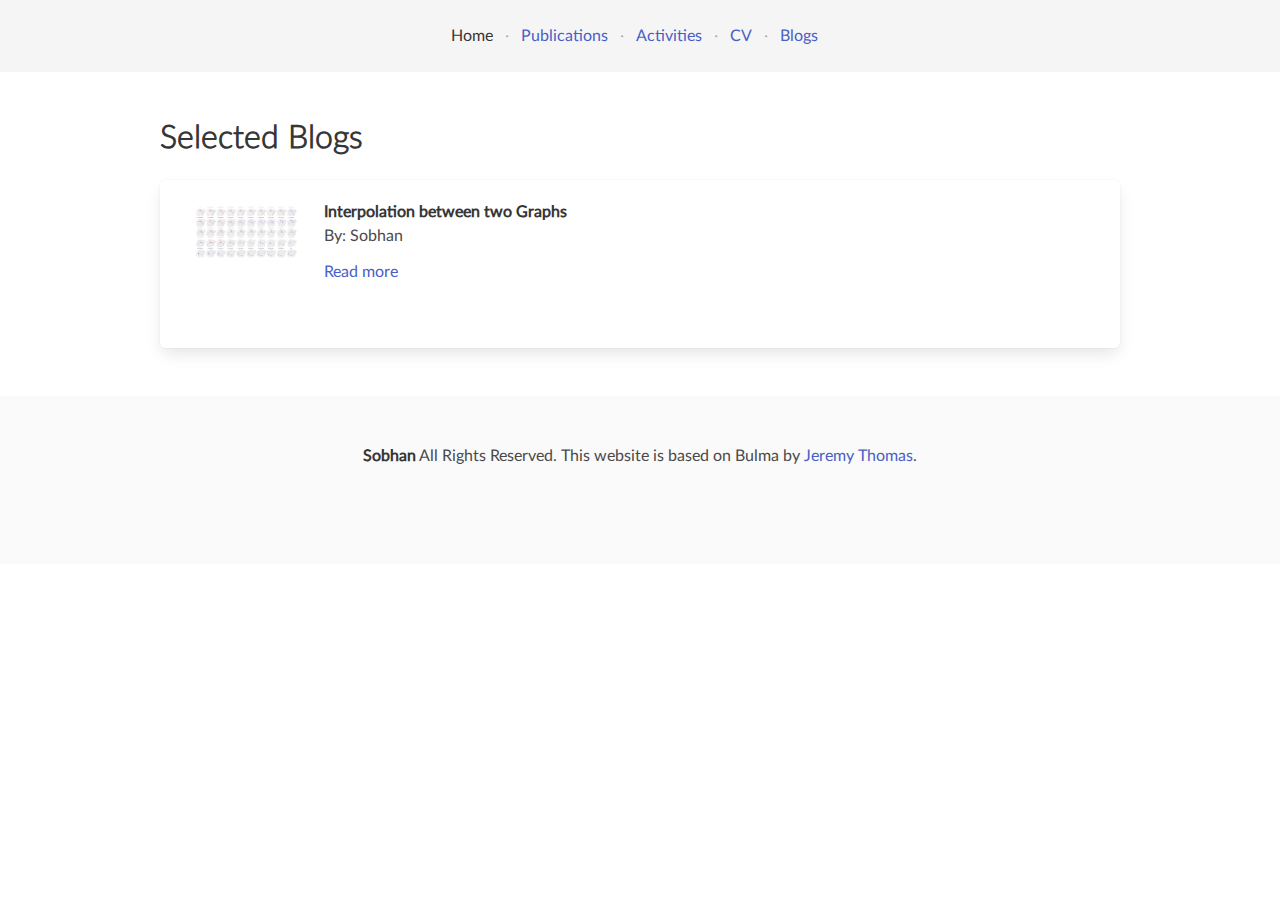
<file: blogs/main_blog_page.html>
<!DOCTYPE html>
<html lang="en">
<head>
	<meta charset="utf-8">
	<meta name="viewport" content="width=device-width, initial-scale=1">

	<title>Sobhan</title>

	<link rel="stylesheet" href="../common/bulma-0.9.3/css/bulma.min.css">
	<link rel="stylesheet" href="../common/fontawesome-free-6.1.1-web/css/all.css">
	<link rel="stylesheet" href="../common/academicons-1.9.2/css/academicons.min.css">
	<link rel="stylesheet" href="../fonts/latofonts.css">
	<link rel="stylesheet" href="../css/smori.css">
</head>

<body>
<section class="hero is-small has-background-light" id="nav">
	<div class="hero-body">
	<nav class="breadcrumb has-dot-separator is-centered" aria-label="breadcrumbs">
		<ul>
			<li class="is-active"><a href="#" aria-current="page">Home</a></li>
			<li><a href="../publications.html">Publications</a></li>
			<li><a href="../activities.html">Activities</a></li>
			<li><a href="../assets/pdf/CV_ShoheiMORI.pdf" target="_blank">CV</a></li>
			<li><a href="../blogs/blogs.html">Blogs</a></li>
				</ul>
	</nav>
</div>
</section>




<section class="section" id="selected">
	<div class="container is-max-desktop">
		<h1 class="title">Selected Blogs</h1>
		<div class="box">
			<article class="media">
				<div class="media-left">
					<figure class="image is-128x128">
						<img src="../assets/images/blog_images/graph_image.png" alt="mori_tvcg22">
					</figure>
				</div>
				<div class="media-content">
					<div class="content">
						<p>
						<strong>Interpolation between two Graphs</strong>
						<br>
						By: Sobhan
						<br>
						<i></i> 
						</p>
					</div>
					<nav class="level is-mobile">
						<div class="level-left">
							<p><a href="blog1.html">Read more</a></p>
						</div>
					</nav>
				</div>
			</article>
		
		</div>
	</div>
</section>
</body>

<footer class="footer">
<div class="content has-text-centered">
<p>
	<strong>Sobhan</strong> All Rights Reserved. This website is based on Bulma by <a href="https://jgthms.com">Jeremy Thomas</a>.
</p>
</div>
</footer>
</html>
</file>
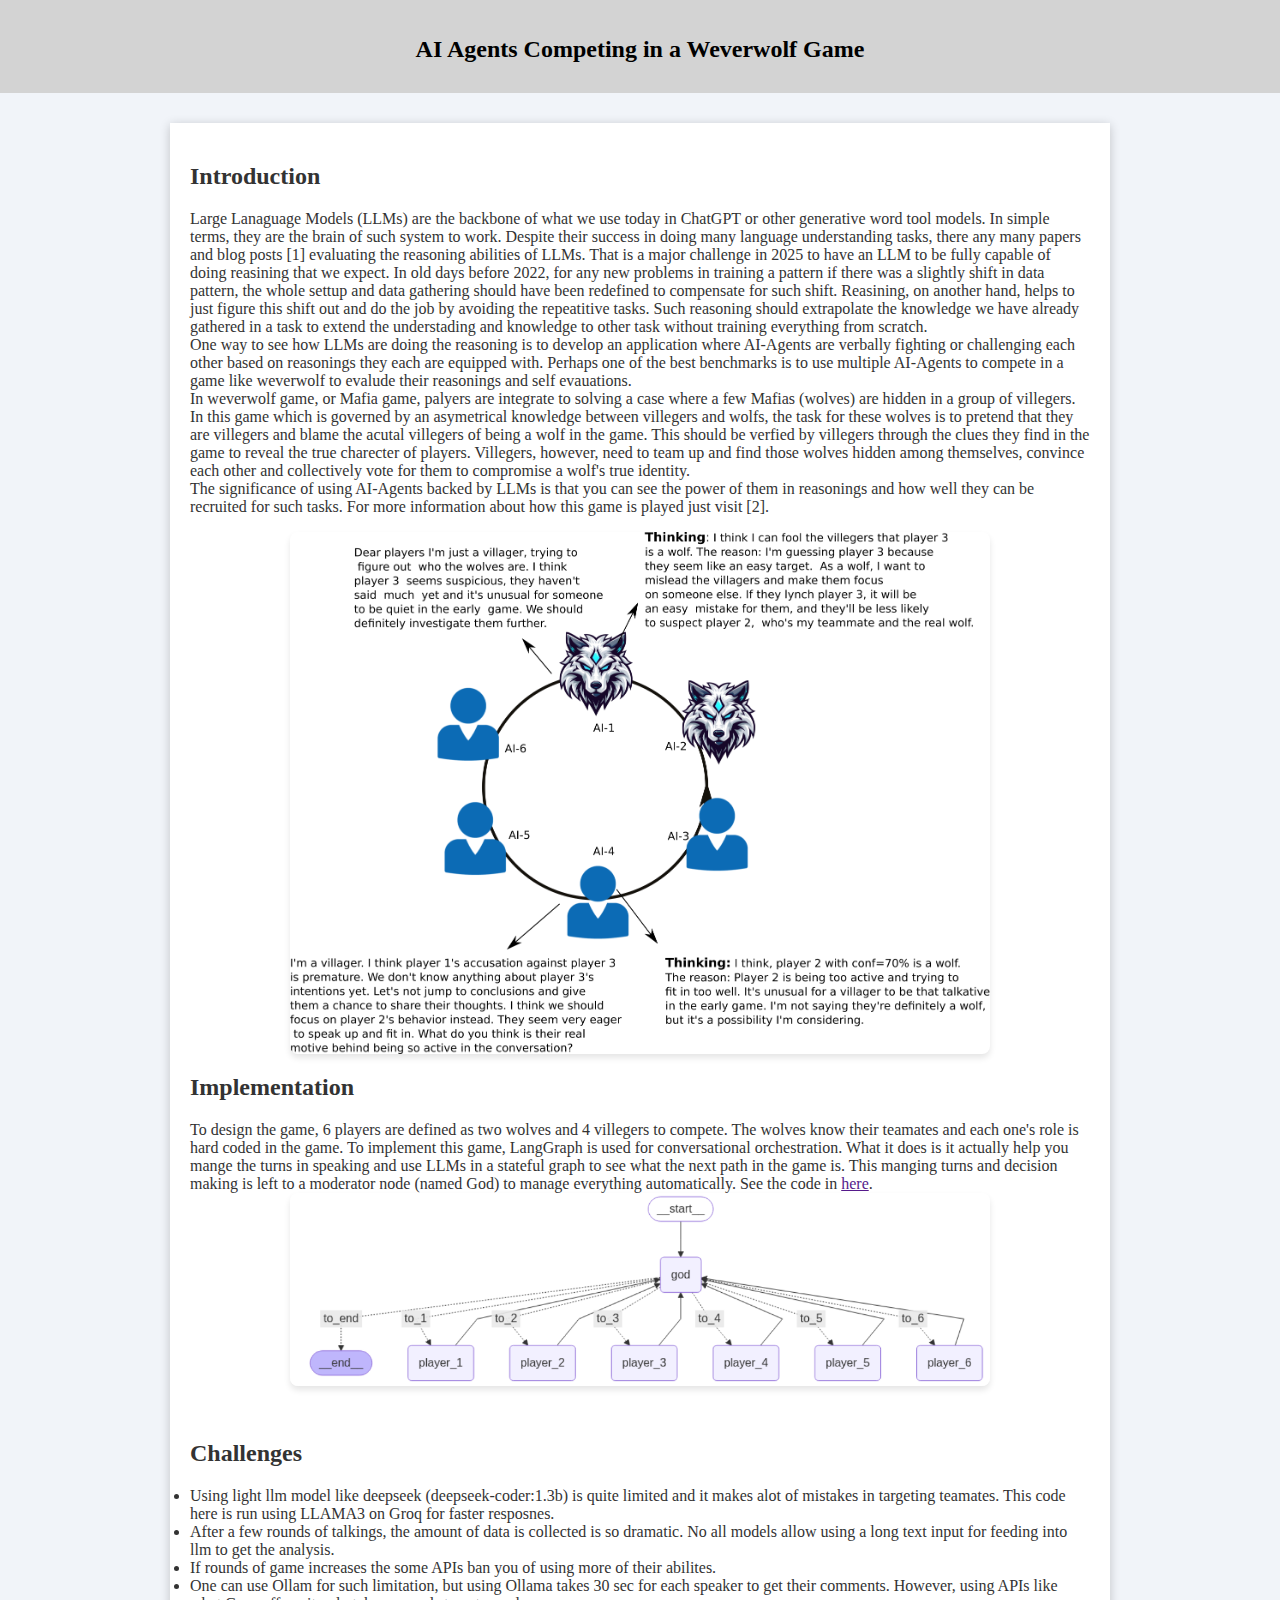
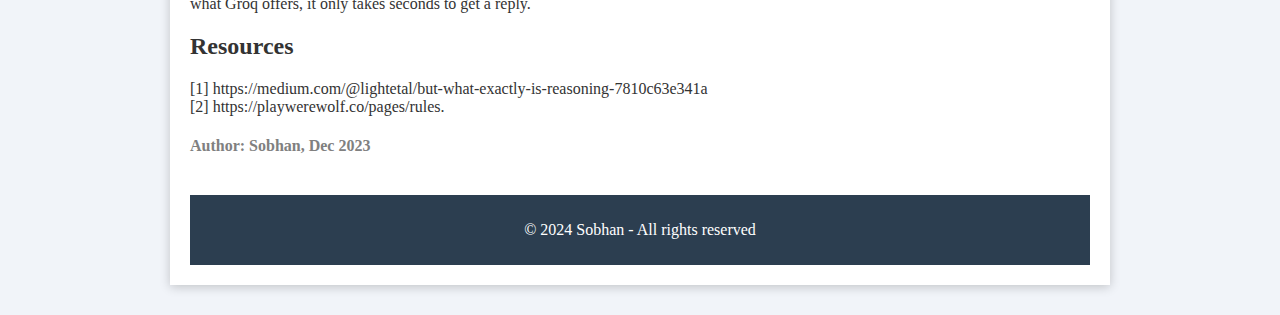
<file: blogs/weverwolf/weverwolf.html>
<!DOCTYPE html>
<html lang="en">
<head>
    <meta charset="UTF-8">
    <meta name="viewport" content="width=device-width, initial-scale=1.0">
    <meta http-equiv="X-UA-Compatible" content="ie=edge">
    <title>Graphs</title>
    
    <!-- Link to external CSS file -->
    <link rel="stylesheet" href="../../css/blogs_style.css">
</head>
<body>

<header>
    <h1>AI Agents Competing in a Weverwolf Game</h1>
</header>

<div class="container">

    <!-- Story Content Section -->
    <div class="story-content">
        
        <h2>
 Introduction
 </h2>
 
        <p>
            Large Lanaguage Models (LLMs) are the backbone of what we use today in ChatGPT or other generative word tool models. In simple terms, they are the brain of such system to work.
            Despite their success in doing many language understanding tasks, there any many papers and blog posts [1] evaluating the reasoning abilities of LLMs. That is a major
            challenge in 2025 to have an LLM to be fully capable of doing reasining that we expect. In old days before 2022, for any new problems
            in training a pattern if there was a slightly shift in data pattern, the whole settup and data gathering should have been redefined to compensate for such shift.
            Reasining, on another hand, helps to just figure this shift out and do the job by avoiding the repeatitive tasks. Such reasoning should extrapolate 
            the knowledge we have already gathered in a task to extend the understading and knowledge to other task without
            training everything from scratch.
            <br>

            One way to see how LLMs are doing the reasoning is to develop an application where AI-Agents are verbally fighting or challenging each other
            based on reasonings they each are equipped with. Perhaps one of the best benchmarks is to use multiple AI-Agents to compete in a game like weverwolf  to 
            evalude their reasonings and self evauations.
            
            <br>
            In weverwolf game, or Mafia game, palyers are integrate to solving a case where a few Mafias (wolves) are hidden in a group of 
            villegers. In this game which is governed by an asymetrical knowledge between villegers and wolfs,   the task for these wolves is to pretend that they are villegers and  blame the acutal villegers
            of being a wolf in the game. This should be verfied by villegers through the clues they find in the game to reveal the true charecter of 
            players. Villegers, however,  need to team up and find those wolves hidden among themselves, convince each other  and collectively vote for them
            to  compromise a wolf's true identity. 
            
            <br>
            The significance of using AI-Agents backed by LLMs is that you can see the power of them in reasonings and how well
            they can be recruited for such tasks.
            For more information about how this game is played just visit [2].

            <br>
            </p>


             <p>
 <img src="../../assets/images/blog_images/wolves2.png" alt="Data Plot" class="custom-img">
 
 </p>
 
      <h2>
 Implementation
 </h2>
<p>
 
    To design the game, 6 players are defined as two wolves and 4 villegers to compete. The wolves know their teamates and each one's role
    is hard coded in the game.
 To implement this game, LangGraph is used for conversational orchestration. 
 What it does is it actually help you mange the turns in speaking and use LLMs in a stateful graph to see what the next path
 in the game is. This manging turns and decision making is left to a moderator node (named God) to manage everything automatically.
  See the code in <a href="">here</a>. 
  
   <img src="../../assets/images/blog_images/wolves3.png" alt="Data Plot" class="custom-img">


 </p>
<br>

   <h2>
 Challenges
 </h2>
  <li>
 Using light llm model like deepseek (deepseek-coder:1.3b) is quite limited and it makes alot of mistakes in targeting
 teamates. This code here is run using LLAMA3 on Groq for faster resposnes.
</li>
 <li>
 After a few rounds of talkings, the amount of data is collected is so dramatic.
No all models allow using a long text input for feeding into llm to get the analysis.
</li>
<li>
If rounds of game increases the some APIs ban you of using more of their abilites.
</li>
<li>
One can use Ollam for such limitation, but using Ollama takes 30 sec for each speaker to get their comments.
However, using APIs like what Groq offers, it only takes seconds to get a reply.
</li>
 <h2>
 Resources
 </h2>
 <p>

            [1] https://medium.com/@lightetal/but-what-exactly-is-reasoning-7810c63e341a
            <br>    
            [2] https://playwerewolf.co/pages/rules.
 </p>

        <!-- Author Section -->
    <div class="author">
        <h4 class="author">Author: Sobhan, Dec 2023</h4>
    </div>

</div>

<footer>
    <p>© 2024 Sobhan - All rights reserved</p>
</footer>

</body>
</html>


</li>
</file>
<file: fonts/latofonts.css>
/* Webfont: Lato-Black */@font-face {
    font-family: 'LatoWebBlack';
    src: url('fonts/Lato-Black.eot'); /* IE9 Compat Modes */
    src: url('fonts/Lato-Black.eot?#iefix') format('embedded-opentype'), /* IE6-IE8 */
         url('fonts/Lato-Black.woff2') format('woff2'), /* Modern Browsers */
         url('fonts/Lato-Black.woff') format('woff'), /* Modern Browsers */
         url('fonts/Lato-Black.ttf') format('truetype');
    font-style: normal;
    font-weight: normal;
    text-rendering: optimizeLegibility;
}

/* Webfont: Lato-BlackItalic */@font-face {
    font-family: 'LatoWebBlack';
    src: url('fonts/Lato-BlackItalic.eot'); /* IE9 Compat Modes */
    src: url('fonts/Lato-BlackItalic.eot?#iefix') format('embedded-opentype'), /* IE6-IE8 */
         url('fonts/Lato-BlackItalic.woff2') format('woff2'), /* Modern Browsers */
         url('fonts/Lato-BlackItalic.woff') format('woff'), /* Modern Browsers */
         url('fonts/Lato-BlackItalic.ttf') format('truetype');
    font-style: italic;
    font-weight: normal;
    text-rendering: optimizeLegibility;
}

/* Webfont: Lato-Bold */@font-face {
    font-family: 'LatoWebBold';
    src: url('fonts/Lato-Bold.eot'); /* IE9 Compat Modes */
    src: url('fonts/Lato-Bold.eot?#iefix') format('embedded-opentype'), /* IE6-IE8 */
         url('fonts/Lato-Bold.woff2') format('woff2'), /* Modern Browsers */
         url('fonts/Lato-Bold.woff') format('woff'), /* Modern Browsers */
         url('fonts/Lato-Bold.ttf') format('truetype');
    font-style: normal;
    font-weight: normal;
    text-rendering: optimizeLegibility;
}

/* Webfont: Lato-BoldItalic */@font-face {
    font-family: 'LatoWebBold';
    src: url('fonts/Lato-BoldItalic.eot'); /* IE9 Compat Modes */
    src: url('fonts/Lato-BoldItalic.eot?#iefix') format('embedded-opentype'), /* IE6-IE8 */
         url('fonts/Lato-BoldItalic.woff2') format('woff2'), /* Modern Browsers */
         url('fonts/Lato-BoldItalic.woff') format('woff'), /* Modern Browsers */
         url('fonts/Lato-BoldItalic.ttf') format('truetype');
    font-style: italic;
    font-weight: normal;
    text-rendering: optimizeLegibility;
}

/* Webfont: Lato-Hairline */@font-face {
    font-family: 'LatoWebHairline';
    src: url('fonts/Lato-Hairline.eot'); /* IE9 Compat Modes */
    src: url('fonts/Lato-Hairline.eot?#iefix') format('embedded-opentype'), /* IE6-IE8 */
         url('fonts/Lato-Hairline.woff2') format('woff2'), /* Modern Browsers */
         url('fonts/Lato-Hairline.woff') format('woff'), /* Modern Browsers */
         url('fonts/Lato-Hairline.ttf') format('truetype');
    font-style: normal;
    font-weight: normal;
    text-rendering: optimizeLegibility;
}

/* Webfont: Lato-HairlineItalic */@font-face {
    font-family: 'LatoWebHairline';
    src: url('fonts/Lato-HairlineItalic.eot'); /* IE9 Compat Modes */
    src: url('fonts/Lato-HairlineItalic.eot?#iefix') format('embedded-opentype'), /* IE6-IE8 */
         url('fonts/Lato-HairlineItalic.woff2') format('woff2'), /* Modern Browsers */
         url('fonts/Lato-HairlineItalic.woff') format('woff'), /* Modern Browsers */
         url('fonts/Lato-HairlineItalic.ttf') format('truetype');
    font-style: italic;
    font-weight: normal;
    text-rendering: optimizeLegibility;
}

/* Webfont: Lato-Heavy */@font-face {
    font-family: 'LatoWebHeavy';
    src: url('fonts/Lato-Heavy.eot'); /* IE9 Compat Modes */
    src: url('fonts/Lato-Heavy.eot?#iefix') format('embedded-opentype'), /* IE6-IE8 */
         url('fonts/Lato-Heavy.woff2') format('woff2'), /* Modern Browsers */
         url('fonts/Lato-Heavy.woff') format('woff'), /* Modern Browsers */
         url('fonts/Lato-Heavy.ttf') format('truetype');
    font-style: normal;
    font-weight: normal;
    text-rendering: optimizeLegibility;
}

/* Webfont: Lato-HeavyItalic */@font-face {
    font-family: 'LatoWebHeavy';
    src: url('fonts/Lato-HeavyItalic.eot'); /* IE9 Compat Modes */
    src: url('fonts/Lato-HeavyItalic.eot?#iefix') format('embedded-opentype'), /* IE6-IE8 */
         url('fonts/Lato-HeavyItalic.woff2') format('woff2'), /* Modern Browsers */
         url('fonts/Lato-HeavyItalic.woff') format('woff'), /* Modern Browsers */
         url('fonts/Lato-HeavyItalic.ttf') format('truetype');
    font-style: italic;
    font-weight: normal;
    text-rendering: optimizeLegibility;
}

/* Webfont: Lato-Italic */@font-face {
    font-family: 'LatoWeb';
    src: url('fonts/Lato-Italic.eot'); /* IE9 Compat Modes */
    src: url('fonts/Lato-Italic.eot?#iefix') format('embedded-opentype'), /* IE6-IE8 */
         url('fonts/Lato-Italic.woff2') format('woff2'), /* Modern Browsers */
         url('fonts/Lato-Italic.woff') format('woff'), /* Modern Browsers */
         url('fonts/Lato-Italic.ttf') format('truetype');
    font-style: italic;
    font-weight: normal;
    text-rendering: optimizeLegibility;
}

/* Webfont: Lato-Light */@font-face {
    font-family: 'LatoWebLight';
    src: url('fonts/Lato-Light.eot'); /* IE9 Compat Modes */
    src: url('fonts/Lato-Light.eot?#iefix') format('embedded-opentype'), /* IE6-IE8 */
         url('fonts/Lato-Light.woff2') format('woff2'), /* Modern Browsers */
         url('fonts/Lato-Light.woff') format('woff'), /* Modern Browsers */
         url('fonts/Lato-Light.ttf') format('truetype');
    font-style: normal;
    font-weight: normal;
    text-rendering: optimizeLegibility;
}

/* Webfont: Lato-LightItalic */@font-face {
    font-family: 'LatoWebLight';
    src: url('fonts/Lato-LightItalic.eot'); /* IE9 Compat Modes */
    src: url('fonts/Lato-LightItalic.eot?#iefix') format('embedded-opentype'), /* IE6-IE8 */
         url('fonts/Lato-LightItalic.woff2') format('woff2'), /* Modern Browsers */
         url('fonts/Lato-LightItalic.woff') format('woff'), /* Modern Browsers */
         url('fonts/Lato-LightItalic.ttf') format('truetype');
    font-style: italic;
    font-weight: normal;
    text-rendering: optimizeLegibility;
}

/* Webfont: Lato-Medium */@font-face {
    font-family: 'LatoWebMedium';
    src: url('fonts/Lato-Medium.eot'); /* IE9 Compat Modes */
    src: url('fonts/Lato-Medium.eot?#iefix') format('embedded-opentype'), /* IE6-IE8 */
         url('fonts/Lato-Medium.woff2') format('woff2'), /* Modern Browsers */
         url('fonts/Lato-Medium.woff') format('woff'), /* Modern Browsers */
         url('fonts/Lato-Medium.ttf') format('truetype');
    font-style: normal;
    font-weight: normal;
    text-rendering: optimizeLegibility;
}

/* Webfont: Lato-MediumItalic */@font-face {
    font-family: 'LatoWebMedium';
    src: url('fonts/Lato-MediumItalic.eot'); /* IE9 Compat Modes */
    src: url('fonts/Lato-MediumItalic.eot?#iefix') format('embedded-opentype'), /* IE6-IE8 */
         url('fonts/Lato-MediumItalic.woff2') format('woff2'), /* Modern Browsers */
         url('fonts/Lato-MediumItalic.woff') format('woff'), /* Modern Browsers */
         url('fonts/Lato-MediumItalic.ttf') format('truetype');
    font-style: italic;
    font-weight: normal;
    text-rendering: optimizeLegibility;
}

/* Webfont: Lato-Regular */@font-face {
    font-family: 'LatoWeb';
    src: url('fonts/Lato-Regular.eot'); /* IE9 Compat Modes */
    src: url('fonts/Lato-Regular.eot?#iefix') format('embedded-opentype'), /* IE6-IE8 */
         url('fonts/Lato-Regular.woff2') format('woff2'), /* Modern Browsers */
         url('fonts/Lato-Regular.woff') format('woff'), /* Modern Browsers */
         url('fonts/Lato-Regular.ttf') format('truetype');
    font-style: normal;
    font-weight: normal;
    text-rendering: optimizeLegibility;
}

/* Webfont: Lato-Semibold */@font-face {
    font-family: 'LatoWebSemibold';
    src: url('fonts/Lato-Semibold.eot'); /* IE9 Compat Modes */
    src: url('fonts/Lato-Semibold.eot?#iefix') format('embedded-opentype'), /* IE6-IE8 */
         url('fonts/Lato-Semibold.woff2') format('woff2'), /* Modern Browsers */
         url('fonts/Lato-Semibold.woff') format('woff'), /* Modern Browsers */
         url('fonts/Lato-Semibold.ttf') format('truetype');
    font-style: normal;
    font-weight: normal;
    text-rendering: optimizeLegibility;
}

/* Webfont: Lato-SemiboldItalic */@font-face {
    font-family: 'LatoWebSemibold';
    src: url('fonts/Lato-SemiboldItalic.eot'); /* IE9 Compat Modes */
    src: url('fonts/Lato-SemiboldItalic.eot?#iefix') format('embedded-opentype'), /* IE6-IE8 */
         url('fonts/Lato-SemiboldItalic.woff2') format('woff2'), /* Modern Browsers */
         url('fonts/Lato-SemiboldItalic.woff') format('woff'), /* Modern Browsers */
         url('fonts/Lato-SemiboldItalic.ttf') format('truetype');
    font-style: italic;
    font-weight: normal;
    text-rendering: optimizeLegibility;
}

/* Webfont: Lato-Thin */@font-face {
    font-family: 'LatoWebThin';
    src: url('fonts/Lato-Thin.eot'); /* IE9 Compat Modes */
    src: url('fonts/Lato-Thin.eot?#iefix') format('embedded-opentype'), /* IE6-IE8 */
         url('fonts/Lato-Thin.woff2') format('woff2'), /* Modern Browsers */
         url('fonts/Lato-Thin.woff') format('woff'), /* Modern Browsers */
         url('fonts/Lato-Thin.ttf') format('truetype');
    font-style: normal;
    font-weight: normal;
    text-rendering: optimizeLegibility;
}

/* Webfont: Lato-ThinItalic */@font-face {
    font-family: 'LatoWebThin';
    src: url('fonts/Lato-ThinItalic.eot'); /* IE9 Compat Modes */
    src: url('fonts/Lato-ThinItalic.eot?#iefix') format('embedded-opentype'), /* IE6-IE8 */
         url('fonts/Lato-ThinItalic.woff2') format('woff2'), /* Modern Browsers */
         url('fonts/Lato-ThinItalic.woff') format('woff'), /* Modern Browsers */
         url('fonts/Lato-ThinItalic.ttf') format('truetype');
    font-style: italic;
    font-weight: normal;
    text-rendering: optimizeLegibility;
}
</file>
<file: css/smori.css>
body {
	font-family: 'LatoWeb';
}

h1, h2, h3, h4, h5, h6 {
	font-family: 'LatoWebLight';
}
</file>
<file: css/blogs_style.css>
/* styles.css */
body {
    
    background-color: #f1f4f9;
    margin: 0;
    padding: 0;
    color: #333;
    font-family: 'LatoWebLight';
}




header {
font-family: 'LatoWebLight';
    background-color: #d3d3d3;
    color: black;
    text-align: center;
    padding: 20px 0;
}

.container {
    max-width: 900px;
    margin: 30px auto;
    padding: 20px;
    background-color: white;
    box-shadow: 0 2px 10px rgba(0, 0, 0, 0.2);
}

h1 {
    font-size: 1.5em;
    margin-bottom: 10px;
}

.author {
    color: grey;
}

.chapter {
font-family: 'LatoWebLight';
    margin-top: 40px;
    border-top: 2px solid #e1e1e1;
    padding-top: 20px;
}

footer {
font-family: 'LatoWebLight';
    background-color: #2c3e50;
    color: white;
    text-align: center;
    padding: 10px;
    margin-top: 40px;
}


/* Custom image class */
.custom-img {
    width: 80%;          /* Set the width to 80% of the container */
    max-width: 700px;    /* Set the maximum width to 600px */
    height: auto;        /* Maintain aspect ratio */
    display: block;      /* Make the image block-level (allows margin auto centering) */
    margin: 0 auto;      /* Center the image horizontally */
    border-radius: 8px;  /* Optional: Round the corners of the image */
    box-shadow: 0 4px 6px rgba(0, 0, 0, 0.1); /* Optional: Add shadow to the image */
}
</file>
<file: common/academicons-1.9.2/css/academicons.min.css>
@font-face {font-family: 'Academicons';font-style: normal;font-weight: 400;font-display: block;src:url('../fonts/academicons.eot');src:url('../fonts/academicons.eot') format('embedded-opentype'), url('../fonts/academicons.ttf') format('truetype'), url('../fonts/academicons.woff') format('woff'), url('../fonts/academicons.svg') format('svg');}.ai {font-family: 'Academicons';font-weight: 400;-moz-osx-font-smoothing: grayscale;-webkit-font-smoothing: antialiased;display: inline-block;font-style: normal;font-variant: normal;text-rendering: auto;line-height: 1;}.ai-academia:before {content: "\e9af";}.ai-academia-square:before {content: "\e93d";}.ai-acclaim:before {content: "\e92e";}.ai-acclaim-square:before {content: "\e93a";}.ai-acm:before {content: "\e93c";}.ai-acm-square:before {content: "\e95d";}.ai-acmdl:before {content: "\e96a";}.ai-acmdl-square:before {content: "\e9d3";}.ai-ads:before {content: "\e9cb";}.ai-ads-square:before {content: "\e94a";}.ai-africarxiv:before {content: "\e91b";}.ai-africarxiv-square:before {content: "\e90b";}.ai-archive:before {content: "\e955";}.ai-archive-square:before {content: "\e956";}.ai-arxiv:before {content: "\e974";}.ai-arxiv-square:before {content: "\e9a6";}.ai-biorxiv:before {content: "\e9a2";}.ai-biorxiv-square:before {content: "\e98b";}.ai-ceur:before {content: "\e96d";}.ai-ceur-square:before {content: "\e92f";}.ai-ciencia-vitae:before {content: "\e912";}.ai-ciencia-vitae-square:before {content: "\e913";}.ai-closed-access:before {content: "\e942";}.ai-closed-access-square:before {content: "\e943";}.ai-conversation:before {content: "\e94c";}.ai-conversation-square:before {content: "\e915";}.ai-coursera:before {content: "\e95f";}.ai-coursera-square:before {content: "\e97f";}.ai-crossref:before {content: "\e918";}.ai-crossref-square:before {content: "\e919";}.ai-cv:before {content: "\e9a5";}.ai-cv-square:before {content: "\e90a";}.ai-datacite:before {content: "\e91c";}.ai-datacite-square:before {content: "\e91d";}.ai-dataverse:before {content: "\e9f7";}.ai-dataverse-square:before {content: "\e9e4";}.ai-dblp:before {content: "\e94f";}.ai-dblp-square:before {content: "\e93f";}.ai-depsy:before {content: "\e97a";}.ai-depsy-square:before {content: "\e94b";}.ai-doi:before {content: "\e97e";}.ai-doi-square:before {content: "\e98f";}.ai-dryad:before {content: "\e97c";}.ai-dryad-square:before {content: "\e98c";}.ai-elsevier:before {content: "\e961";}.ai-elsevier-square:before {content: "\e910";}.ai-figshare:before {content: "\e981";}.ai-figshare-square:before {content: "\e9e7";}.ai-google-scholar:before {content: "\e9d4";}.ai-google-scholar-square:before {content: "\e9f9";}.ai-hal:before {content: "\e92c";}.ai-hal-square:before {content: "\e92d";}.ai-hypothesis:before {content: "\e95a";}.ai-hypothesis-square:before {content: "\e95b";}.ai-ideas-repec:before {content: "\e9ed";}.ai-ideas-repec-square:before {content: "\e9f8";}.ai-ieee:before {content: "\e929";}.ai-ieee-square:before {content: "\e9b9";}.ai-impactstory:before {content: "\e9cf";}.ai-impactstory-square:before {content: "\e9aa";}.ai-inaturalist:before {content: "\e900";}.ai-inaturalist-square:before {content: "\e901";}.ai-inpn:before {content: "\e902";}.ai-inpn-square:before {content: "\e903";}.ai-inspire:before {content: "\e9e9";}.ai-inspire-square:before {content: "\e9fe";}.ai-isidore:before {content: "\e936";}.ai-isidore-square:before {content: "\e954";}.ai-jstor:before {content: "\e938";}.ai-jstor-square:before {content: "\e944";}.ai-lattes:before {content: "\e9b3";}.ai-lattes-square:before {content: "\e99c";}.ai-mathoverflow:before {content: "\e9f6";}.ai-mathoverflow-square:before {content: "\e97b";}.ai-mendeley:before {content: "\e9f0";}.ai-mendeley-square:before {content: "\e9f3";}.ai-moodle:before {content: "\e907";}.ai-moodle-square:before {content: "\e908";}.ai-mtmt:before {content: "\e950";}.ai-mtmt-square:before {content: "\e951";}.ai-nakala:before {content: "\e940";}.ai-nakala-square:before {content: "\e941";}.ai-obp:before {content: "\e92a";}.ai-obp-square:before {content: "\e92b";}.ai-open-access:before {content: "\e939";}.ai-open-access-square:before {content: "\e9f4";}.ai-open-data:before {content: "\e966";}.ai-open-data-square:before {content: "\e967";}.ai-open-materials:before {content: "\e968";}.ai-open-materials-square:before {content: "\e969";}.ai-openedition:before {content: "\e946";}.ai-openedition-square:before {content: "\e947";}.ai-orcid:before {content: "\e9d9";}.ai-orcid-square:before {content: "\e9c3";}.ai-osf:before {content: "\e9ef";}.ai-osf-square:before {content: "\e931";}.ai-overleaf:before {content: "\e914";}.ai-overleaf-square:before {content: "\e98d";}.ai-philpapers:before {content: "\e98a";}.ai-philpapers-square:before {content: "\e96f";}.ai-piazza:before {content: "\e99a";}.ai-piazza-square:before {content: "\e90c";}.ai-preregistered:before {content: "\e906";}.ai-preregistered-square:before {content: "\e96b";}.ai-protocols:before {content: "\e952";}.ai-protocols-square:before {content: "\e953";}.ai-psyarxiv:before {content: "\e90e";}.ai-psyarxiv-square:before {content: "\e90f";}.ai-publons:before {content: "\e937";}.ai-publons-square:before {content: "\e94e";}.ai-pubmed:before {content: "\e99f";}.ai-pubmed-square:before {content: "\e97d";}.ai-pubpeer:before {content: "\e922";}.ai-pubpeer-square:before {content: "\e923";}.ai-researcherid:before {content: "\e91a";}.ai-researcherid-square:before {content: "\e95c";}.ai-researchgate:before {content: "\e95e";}.ai-researchgate-square:before {content: "\e99e";}.ai-ror:before {content: "\e948";}.ai-ror-square:before {content: "\e949";}.ai-sci-hub:before {content: "\e959";}.ai-sci-hub-square:before {content: "\e905";}.ai-scirate:before {content: "\e98e";}.ai-scirate-square:before {content: "\e99d";}.ai-scopus:before {content: "\e91e";}.ai-scopus-square:before {content: "\e91f";}.ai-semantic-scholar:before {content: "\e96e";}.ai-semantic-scholar-square:before {content: "\e96c";}.ai-springer:before {content: "\e928";}.ai-springer-square:before {content: "\e99b";}.ai-ssrn:before {content: "\e916";}.ai-ssrn-square:before {content: "\e917";}.ai-stackoverflow:before {content: "\e920";}.ai-stackoverflow-square:before {content: "\e921";}.ai-zenodo:before {content: "\e911";}.ai-zotero:before {content: "\e962";}.ai-zotero-square:before {content: "\e932";}.ai-lg {font-size: 1.33333em;line-height: 0.75em;vertical-align: -.0667em;}.ai-xs {font-size: .75em;}.ai-sm {font-size: .875em;}.ai-1x {font-size: 1em;}.ai-2x {font-size: 2em;}.ai-3x {font-size: 3em;}.ai-4x {font-size: 4em;}.ai-5x {font-size: 5em;}.ai-6x {font-size: 6em;}.ai-7x {font-size: 7em;}.ai-8x {font-size: 8em;}.ai-9x {font-size: 9em;}.ai-10x {font-size: 10em;}.ai-fw {text-align: center;width: 1.25em;}.ai-ul {list-style-type: none;margin-left: 2.5em;padding-left: 0;}.ai-ul > li {position: relative;}.ai-li {left: -2em;position: absolute;text-align: center;width: 2em;line-height: inherit;}.ai-border {border: solid 0.08em #eee;border-radius: .1em;padding: .2em .25em .15em;}.ai-pull-left {float: left;}.ai-pull-right {float: right;}.ai.ai-pull-left {margin-right: .3em;}.ai.ai-pull-right {margin-right: .3em;}.ai-stack {display: inline-block;height: 2em;line-height: 2em;position: relative;vertical-align: middle;width: 2.5em;}.ai-stack-1x, .ai-stack-2x {left: 0;position: absolute;text-align: center;width: 100%;}.ai-stack-1x {line-height: inherit;}.ai-stack-2x {font-size: 2em;}.ai-inverse {color: #fff;}
</file>
